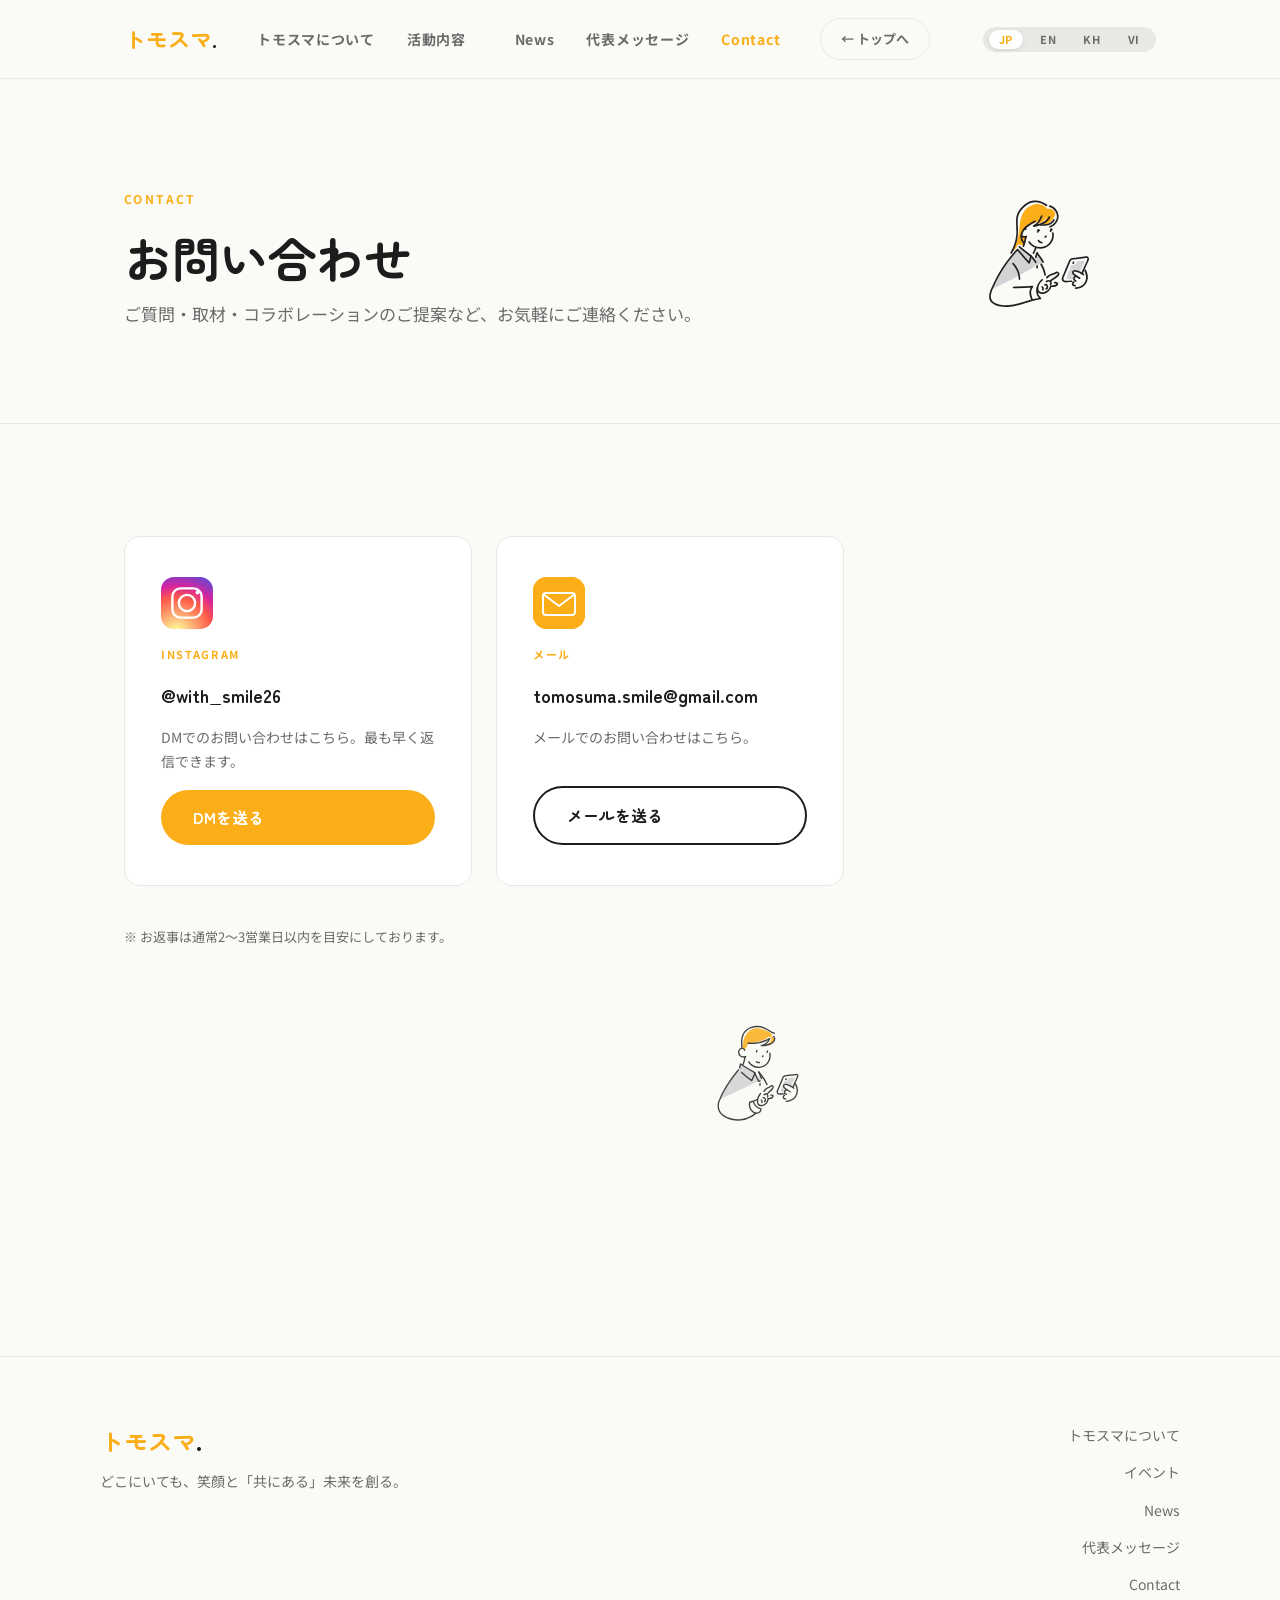
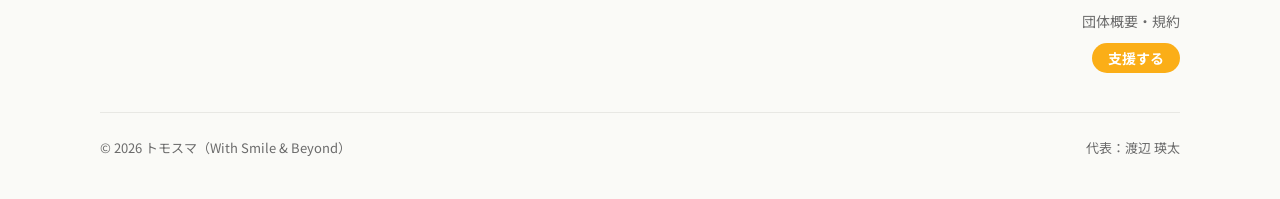
<file: contact.html>
<!DOCTYPE html>
<html lang="ja">
<head>
  <meta charset="UTF-8" />
  <meta name="viewport" content="width=device-width, initial-scale=1.0" />
  <title>Contact｜トモスマ</title>
  <link rel="preconnect" href="https://fonts.googleapis.com" />
  <link rel="preconnect" href="https://fonts.gstatic.com" crossorigin />
  <link href="https://fonts.googleapis.com/css2?family=Noto+Sans+JP:wght@400;700&family=Noto+Sans+Khmer:wght@400;700&family=Zen+Maru+Gothic:wght@400;700&display=swap" rel="stylesheet" />
  <link rel="stylesheet" href="style.css" />
  <style>
    /* ---- CONTACT ONLY ---- */

    /* ヒーローレイアウト（テキスト＋イラスト横並び） */
    .page-hero .hero-inner {
      display: flex;
      align-items: center;
      gap: 48px;
    }
    .page-hero .hero-text { flex: 1; }
    .page-hero .hero-illust {
      flex: 0 0 220px;
      display: flex;
      justify-content: center;
    }
    .page-hero .hero-illust img {
      width: 200px;
      height: auto;
    }

    /* カードグリッド */
    .contact-grid {
      display: grid;
      grid-template-columns: repeat(auto-fill, minmax(300px, 1fr));
      gap: 24px;
      margin-top: 56px;
      max-width: 720px;
    }

    .contact-card {
      background: var(--color-surface);
      border: 1px solid var(--color-border);
      border-radius: var(--radius-md);
      padding: 40px 36px;
      display: flex;
      flex-direction: column;
      gap: 16px;
      transition: transform .25s, box-shadow .25s;
    }
    .contact-card:hover {
      transform: translateY(-4px);
      box-shadow: 0 16px 48px rgba(0,0,0,.08);
    }

    /* ロゴエリア */
    .contact-logo {
      width: 52px;
      height: 52px;
      border-radius: 14px;
      display: flex;
      align-items: center;
      justify-content: center;
      flex-shrink: 0;
    }
    .contact-logo svg { width: 52px; height: 52px; }

    /* メールロゴ背景 */
    .contact-logo-mail {
      background: var(--color-accent);
      border-radius: 14px;
    }

    .contact-service {
      font-size: 11px;
      font-weight: 700;
      letter-spacing: .15em;
      text-transform: uppercase;
      color: var(--color-accent);
    }

    .contact-id {
      font-family: var(--font-heading);
      font-size: 18px;
      font-weight: 700;
      word-break: break-all;
    }

    .contact-desc {
      font-size: 14px;
      color: var(--color-muted);
      line-height: 1.7;
      flex: 1;
    }

    .contact-note {
      margin-top: 40px;
      font-size: 13px;
      color: var(--color-muted);
    }

    /* カード下イラスト */
    .contact-illust-row {
      display: flex;
      justify-content: flex-end;
      margin-top: 48px;
      max-width: 720px;
      opacity: .85;
    }
    .contact-illust-row img { width: 160px; height: auto; }

    @media (max-width: 640px) {
      .contact-grid { grid-template-columns: 1fr; }
      .page-hero .hero-inner { flex-direction: column; gap: 24px; }
      .page-hero .hero-illust { flex: none; }
    }
  </style>
</head>
<body>

  <header>
    <nav>
      <a href="index.html" class="nav-logo">トモスマ<span>.</span></a>
      <ul class="nav-links">
        <li><a href="index.html#philosophy"><span data-i18n="nav.about">トモスマについて</span></a></li>
        <li class="nav-dropdown">
          <a href="index.html#service" class="nav-dropdown-trigger">活動内容 <i data-lucide="chevron-down" style="width:13px;height:13px;"></i></a>
          <ul class="nav-dropdown-menu">
            <li><a href="index.html#service">SNS発信</a></li>
            <li><a href="products.html"><span data-i18n="nav.products">APP開発</span></a></li>
            <li><a href="events.html"><span data-i18n="nav.events">イベント開催</span></a></li>
          </ul>
        </li>
        <li><a href="news.html"><span data-i18n="nav.news">News</span></a></li>
        <li><a href="message.html"><span data-i18n="nav.message">代表メッセージ</span></a></li>
        <li><a href="contact.html" class="active"><span data-i18n="nav.contact">Contact</span></a></li>
      </ul>
      <a href="index.html" class="nav-back" style="display:inline-flex;align-items:center;gap:6px;padding:9px 20px;border-radius:99px;border:1.5px solid var(--color-border);font-size:13px;font-weight:700;color:var(--color-muted);transition:all .2s;white-space:nowrap;" onmouseover="this.style.borderColor='var(--color-accent)';this.style.color='var(--color-accent)'" onmouseout="this.style.borderColor='var(--color-border)';this.style.color='var(--color-muted)'" data-i18n="nav.back">← トップへ</a>
      <div class="lang-toggle" role="group" aria-label="言語切り替え">
        <button class="lang-btn" data-lang="ja">JP</button>
        <span class="lang-sep">|</span>
        <button class="lang-btn" data-lang="en">EN</button>
        <span class="lang-sep">|</span>
        <button class="lang-btn" data-lang="km">KH</button>
        <span class="lang-sep">|</span>
        <button class="lang-btn" data-lang="vi">VI</button>
      </div>
      <button class="hamburger" id="hamburger-btn" aria-label="メニューを開く">
        <span></span><span></span><span></span>
      </button>
    </nav>
  </header>

  <div class="mobile-menu" id="mobile-menu">
    <div class="mobile-menu-overlay" id="mobile-overlay"></div>
    <div class="mobile-menu-panel">
      <ul class="mobile-menu-links">
        <li><a href="index.html#philosophy" class="mobile-link"><span data-i18n="nav.about">トモスマについて</span></a></li>
        <li><a href="message.html" class="mobile-link"><i data-lucide="message-square" style="width:16px;height:16px;margin-right:6px;vertical-align:-2px;"></i>代表メッセージ</a></li>
        <hr class="mobile-menu-divider">
        <li><a href="index.html#service" class="mobile-link"><i data-lucide="layout-grid" style="width:16px;height:16px;margin-right:6px;vertical-align:-2px;"></i>活動内容</a></li>
        <li><a href="events.html" class="mobile-link"><i data-lucide="calendar" style="width:16px;height:16px;margin-right:6px;vertical-align:-2px;"></i>イベント</a></li>
        <hr class="mobile-menu-divider">
        <li><a href="news.html" class="mobile-link"><i data-lucide="newspaper" style="width:16px;height:16px;margin-right:6px;vertical-align:-2px;"></i>News</a></li>
        <li><a href="sponsor.html" class="mobile-link"><i data-lucide="heart-handshake" style="width:16px;height:16px;margin-right:6px;vertical-align:-2px;"></i>支援する</a></li>
        <li><a href="contact.html" class="mobile-link"><i data-lucide="mail" style="width:16px;height:16px;margin-right:6px;vertical-align:-2px;"></i>Contact</a></li>
      </ul>
      <div class="mobile-menu-cta">
      </div>
    </div>
  </div>

  <main>
    <!-- PAGE HERO -->
    <section class="page-hero">
      <div class="container">
        <div class="hero-inner">
          <div class="hero-text">
            <p class="section-label" data-i18n="contact.label">Contact</p>
            <h1 class="section-title" data-i18n="contact.title">お問い合わせ</h1>
            <p class="section-body" style="margin-bottom:0;" data-i18n="contact.body">ご質問・取材・コラボレーションのご提案など、お気軽にご連絡ください。</p>
          </div>
          <!-- loosedrawing.com イラスト（スマホで話す女性） -->
          <div class="hero-illust">
            <img src="assets/illust/1170.svg" alt="" loading="lazy" />
          </div>
        </div>
      </div>
    </section>

    <!-- CONTACT CARDS -->
    <section class="section" style="padding-top: 56px;">
      <div class="container">
        <div class="contact-grid">

          <!-- Instagram -->
          <div class="contact-card">
            <!-- Instagram 公式グリフロゴ（SVGインライン） -->
            <div class="contact-logo">
              <svg viewBox="0 0 32 32" xmlns="http://www.w3.org/2000/svg" aria-label="Instagram">
                <defs>
                  <radialGradient id="ig-bg" cx="30%" cy="107%" r="150%">
                    <stop offset="0%"  stop-color="#fdf497"/>
                    <stop offset="5%"  stop-color="#fdf497"/>
                    <stop offset="45%" stop-color="#fd5949"/>
                    <stop offset="60%" stop-color="#d6249f"/>
                    <stop offset="90%" stop-color="#285AEB"/>
                  </radialGradient>
                </defs>
                <rect width="32" height="32" rx="8" fill="url(#ig-bg)"/>
                <rect x="7" y="7" width="18" height="18" rx="5" fill="none" stroke="white" stroke-width="1.5"/>
                <circle cx="16" cy="16" r="5" fill="none" stroke="white" stroke-width="1.5"/>
                <circle cx="22.5" cy="9.5" r="1.3" fill="white"/>
              </svg>
            </div>
            <p class="contact-service" data-i18n="contact.ig.label">Instagram</p>
            <p class="contact-id">@with_smile26</p>
            <p class="contact-desc" data-i18n="contact.ig.desc">DMでのお問い合わせはこちら。最も早く返信できます。</p>
            <a href="https://www.instagram.com/with_smile26" target="_blank" rel="noopener" class="btn btn-primary" data-i18n="contact.ig.btn">DMを送る</a>
          </div>

          <!-- Email -->
          <div class="contact-card">
            <div class="contact-logo contact-logo-mail">
              <svg viewBox="0 0 52 52" xmlns="http://www.w3.org/2000/svg" aria-label="メール">
                <rect width="52" height="52" rx="14" fill="#fbae17"/>
                <rect x="10" y="16" width="32" height="22" rx="3" fill="none" stroke="white" stroke-width="2"/>
                <polyline points="10,17 26,29 42,17" fill="none" stroke="white" stroke-width="2" stroke-linejoin="round"/>
              </svg>
            </div>
            <p class="contact-service" data-i18n="contact.mail.label">メール</p>
            <p class="contact-id">tomosuma.smile@gmail.com</p>
            <p class="contact-desc" data-i18n="contact.mail.desc">メールでのお問い合わせはこちら。</p>
            <a href="mailto:tomosuma.smile@gmail.com" class="btn btn-outline" data-i18n="contact.mail.btn">メールを送る</a>
          </div>

        </div>

        <p class="contact-note" data-i18n="contact.note">※ お返事は通常2〜3営業日以内を目安にしております。</p>

        <!-- loosedrawing.com イラスト（スマホ操作の男性） -->
        <div class="contact-illust-row">
          <img src="assets/illust/1169.svg" alt="" loading="lazy" />
        </div>
      </div>
    </section>
  </main>

  <footer>
    <div class="footer-inner">
      <div>
        <p class="footer-brand">トモスマ<span>.</span></p>
        <p class="footer-tagline" data-i18n="footer.tagline">どこにいても、笑顔と「共にある」未来を創る。</p>
      </div>
            <ul class="footer-links">
        <li><a href="index.html#philosophy"><span data-i18n="nav.about">トモスマについて</span></a></li>
        <li><a href="events.html"><span data-i18n="nav.events">イベント開催</span></a></li>
        <li><a href="news.html"><span data-i18n="nav.news">News</span></a></li>
        <li><a href="message.html"><span data-i18n="nav.message">代表メッセージ</span></a></li>
        <li><a href="contact.html"><span data-i18n="nav.contact">Contact</span></a></li>
        <li><a href="legal.html"><span data-i18n="nav.legal">団体概要・規約</span></a></li>
        <li class="footer-sponsor"><a href="sponsor.html"><span data-i18n="nav.sponsor">支援する</span></a></li>
      </ul>
    </div>
    <div class="footer-bottom">
      <span data-i18n="footer.copy">© 2026 トモスマ（With Smile & Beyond）</span>
      <span data-i18n="footer.founder">代表：渡辺 瑛太</span>
    </div>
  </footer>

  <script src="i18n.js"></script>
  <script>
    /* ---- ハンバーガーメニュー ---- */
    const hamburgerBtn = document.getElementById('hamburger-btn');
    const mobileMenu   = document.getElementById('mobile-menu');
    const overlay      = document.getElementById('mobile-overlay');
    function openMenu()  { mobileMenu.classList.add('open'); hamburgerBtn.classList.add('open'); document.body.style.overflow = 'hidden'; }
    function closeMenu() { mobileMenu.classList.remove('open'); hamburgerBtn.classList.remove('open'); document.body.style.overflow = ''; }
    hamburgerBtn.addEventListener('click', () => { mobileMenu.classList.contains('open') ? closeMenu() : openMenu(); });
    overlay.addEventListener('click', closeMenu);
    document.addEventListener('keydown', e => { if (e.key === 'Escape') closeMenu(); });
    document.querySelectorAll('.mobile-link').forEach(l => l.addEventListener('click', closeMenu));
  </script>
</body>
</html>
</file>
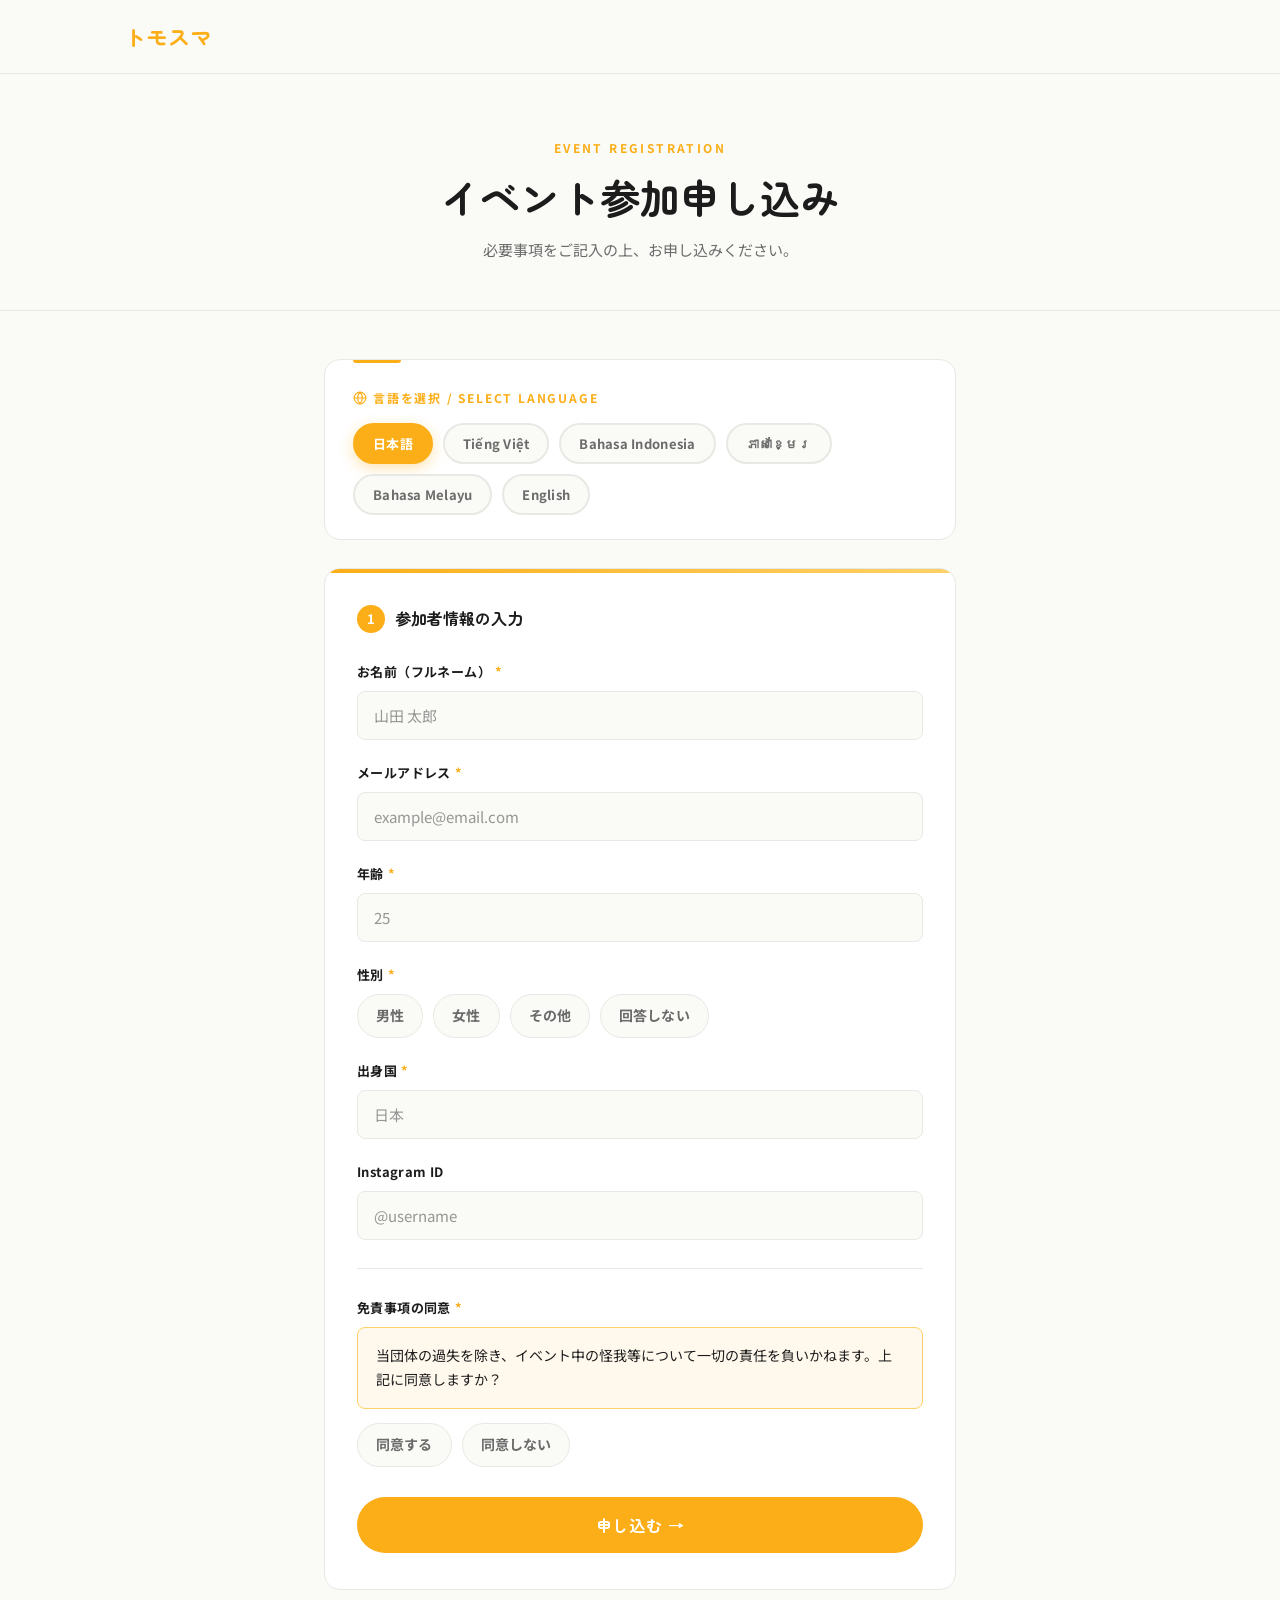
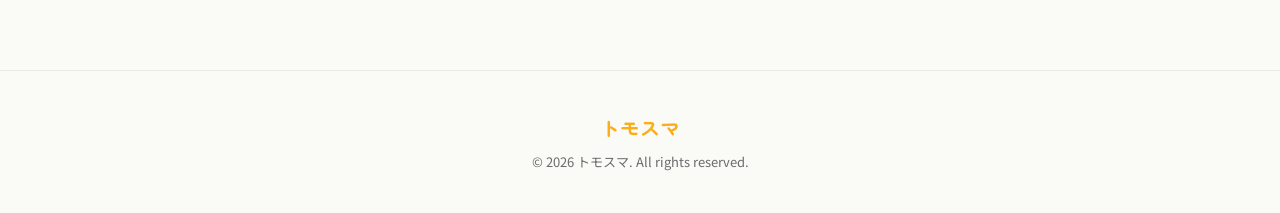
<file: event-form.html>
<!DOCTYPE html>
<html lang="ja">
<head>
  <meta charset="UTF-8" />
  <meta name="viewport" content="width=device-width, initial-scale=1.0" />
  <title>イベント参加申し込み</title>
  <link rel="preconnect" href="https://fonts.googleapis.com" />
  <link rel="preconnect" href="https://fonts.gstatic.com" crossorigin />
  <link href="https://fonts.googleapis.com/css2?family=Zen+Maru+Gothic:wght@400;700&family=Noto+Sans+JP:wght@400;700&display=swap" rel="stylesheet" />

  <style>
    /* ============================================================
       TOKENS — トモスマ共通変数
    ============================================================ */
    :root {
      --color-bg:      #FAFAF7;
      --color-text:    #1C1C1C;
      --color-muted:   #6B6B6B;
      --color-accent:  #fbae17;
      --color-accent2: #FFD166;
      --color-surface: #FFFFFF;
      --color-border:  #E8E8E4;

      --font-heading: 'Zen Maru Gothic', sans-serif;
      --font-body:    'Noto Sans JP', sans-serif;

      --radius-sm: 8px;
      --radius-md: 16px;
      --radius-lg: 32px;

      --max-width: 680px;
    }

    /* ---- RESET ---- */
    *, *::before, *::after { box-sizing: border-box; margin: 0; padding: 0; }
    html { scroll-behavior: smooth; }
    body {
      font-family: var(--font-body);
      background: var(--color-bg);
      color: var(--color-text);
      line-height: 1.7;
      font-size: 16px;
      min-height: 100vh;
    }
    img { max-width: 100%; display: block; }
    a { color: inherit; text-decoration: none; }

    /* ---- HEADER ---- */
    header {
      position: sticky;
      top: 0;
      z-index: 100;
      background: rgba(250,250,247,.92);
      backdrop-filter: blur(12px);
      border-bottom: 1px solid var(--color-border);
    }
    nav {
      display: flex;
      align-items: center;
      justify-content: space-between;
      padding: 18px 24px;
      max-width: 1080px;
      margin: 0 auto;
    }
    .nav-logo {
      font-family: var(--font-heading);
      font-size: 22px;
      font-weight: 700;
      color: var(--color-accent);
    }
    .nav-logo span { color: var(--color-accent); }

    /* ---- HERO ---- */
    .page-hero {
      padding: 64px 24px 48px;
      border-bottom: 1px solid var(--color-border);
      text-align: center;
    }
    .section-label {
      font-size: 12px;
      letter-spacing: .2em;
      text-transform: uppercase;
      color: var(--color-accent);
      font-weight: 700;
      margin-bottom: 12px;
    }
    .section-title {
      font-family: var(--font-heading);
      font-size: clamp(24px, 5vw, 40px);
      line-height: 1.3;
      margin-bottom: 14px;
    }
    .section-body {
      color: var(--color-muted);
      font-size: 15px;
      max-width: 480px;
      margin: 0 auto;
    }

    /* ---- FORM WRAPPER ---- */
    .form-wrapper {
      max-width: var(--max-width);
      margin: 0 auto;
      padding: 48px 24px 80px;
    }

    /* ---- LANGUAGE SELECTOR ---- */
    .lang-section {
      background: var(--color-surface);
      border: 1px solid var(--color-border);
      border-radius: var(--radius-md);
      padding: 28px 28px 24px;
      margin-bottom: 28px;
      position: relative;
    }
    .lang-section::before {
      content: '';
      position: absolute;
      top: 0; left: 28px;
      width: 48px; height: 3px;
      background: var(--color-accent);
      border-radius: 0 0 4px 4px;
    }
    .lang-label {
      font-size: 12px;
      letter-spacing: .15em;
      text-transform: uppercase;
      color: var(--color-accent);
      font-weight: 700;
      margin-bottom: 14px;
    }
    .lang-grid {
      display: flex;
      flex-wrap: wrap;
      gap: 10px;
    }
    .lang-btn {
      padding: 9px 18px;
      border-radius: var(--radius-lg);
      border: 2px solid var(--color-border);
      background: var(--color-bg);
      color: var(--color-muted);
      font-family: var(--font-body);
      font-size: 13px;
      font-weight: 700;
      cursor: pointer;
      transition: all .2s;
      letter-spacing: .02em;
    }
    .lang-btn:hover { border-color: var(--color-accent); color: var(--color-accent); }
    .lang-btn.active {
      background: var(--color-accent);
      border-color: var(--color-accent);
      color: #fff;
      box-shadow: 0 4px 14px rgba(251,174,23,.35);
    }

    /* ---- FORM CARD ---- */
    .form-card {
      background: var(--color-surface);
      border: 1px solid var(--color-border);
      border-radius: var(--radius-md);
      padding: 36px 32px;
      position: relative;
      overflow: hidden;
    }
    .form-card::before {
      content: '';
      position: absolute;
      top: 0; left: 0; right: 0;
      height: 4px;
      background: linear-gradient(90deg, var(--color-accent), var(--color-accent2));
    }

    /* Step indicator */
    .step-indicator {
      display: flex;
      align-items: center;
      gap: 10px;
      margin-bottom: 28px;
    }
    .step-dot {
      width: 28px;
      height: 28px;
      border-radius: 50%;
      background: var(--color-accent);
      color: #fff;
      font-size: 13px;
      font-weight: 700;
      display: flex;
      align-items: center;
      justify-content: center;
      flex-shrink: 0;
    }
    .step-title {
      font-family: var(--font-heading);
      font-size: 16px;
      font-weight: 700;
      color: var(--color-text);
    }

    /* ---- FORM FIELDS ---- */
    .field-group {
      margin-bottom: 22px;
    }
    label {
      display: block;
      font-size: 13px;
      font-weight: 700;
      color: var(--color-text);
      margin-bottom: 8px;
      letter-spacing: .03em;
    }
    label .required {
      color: var(--color-accent);
      margin-left: 4px;
    }
    input[type="text"],
    input[type="email"],
    input[type="number"],
    select {
      width: 100%;
      padding: 13px 16px;
      border: 1.5px solid var(--color-border);
      border-radius: var(--radius-sm);
      background: var(--color-bg);
      font-family: var(--font-body);
      font-size: 15px;
      color: var(--color-text);
      outline: none;
      transition: border-color .2s, box-shadow .2s;
      appearance: none;
      -webkit-appearance: none;
    }
    input:focus, select:focus {
      border-color: var(--color-accent);
      box-shadow: 0 0 0 3px rgba(251,174,23,.15);
    }
    input::placeholder { color: var(--color-muted); opacity: .7; }

    /* Custom select arrow */
    .select-wrap {
      position: relative;
    }
    .select-wrap::after {
      content: '';
      position: absolute;
      right: 16px;
      top: 50%;
      transform: translateY(-50%);
      width: 0;
      height: 0;
      border-left: 5px solid transparent;
      border-right: 5px solid transparent;
      border-top: 6px solid var(--color-muted);
      pointer-events: none;
    }
    select { cursor: pointer; padding-right: 40px; }

    /* Radio group */
    .radio-group {
      display: flex;
      flex-wrap: wrap;
      gap: 10px;
    }
    .radio-option {
      position: relative;
    }
    .radio-option input[type="radio"] {
      position: absolute;
      opacity: 0;
      width: 0;
      height: 0;
    }
    .radio-option label {
      display: inline-flex;
      align-items: center;
      padding: 9px 18px;
      border: 1.5px solid var(--color-border);
      border-radius: var(--radius-lg);
      background: var(--color-bg);
      color: var(--color-muted);
      font-size: 14px;
      font-weight: 700;
      cursor: pointer;
      transition: all .2s;
      margin-bottom: 0;
      letter-spacing: .01em;
    }
    .radio-option input[type="radio"]:checked + label {
      background: var(--color-accent);
      border-color: var(--color-accent);
      color: #fff;
    }
    .radio-option label:hover {
      border-color: var(--color-accent);
      color: var(--color-accent);
    }
    .radio-option input[type="radio"]:checked + label:hover {
      color: #fff;
    }

    /* Disclaimer box */
    .disclaimer-box {
      background: #FFF9ED;
      border: 1.5px solid var(--color-accent2);
      border-radius: var(--radius-sm);
      padding: 16px 18px;
      font-size: 14px;
      color: var(--color-text);
      line-height: 1.7;
      margin-bottom: 14px;
    }

    /* Divider */
    .field-divider {
      border: none;
      border-top: 1px solid var(--color-border);
      margin: 28px 0;
    }

    /* ---- SUBMIT BUTTON ---- */
    .submit-btn {
      width: 100%;
      padding: 16px 32px;
      border-radius: var(--radius-lg);
      background: var(--color-accent);
      color: #fff;
      font-family: var(--font-heading);
      font-size: 16px;
      font-weight: 700;
      border: none;
      cursor: pointer;
      transition: transform .2s, box-shadow .2s;
      letter-spacing: .05em;
      margin-top: 8px;
    }
    .submit-btn:hover {
      transform: translateY(-2px);
      box-shadow: 0 8px 28px rgba(251,174,23,.40);
    }
    .submit-btn:active { transform: translateY(0); }

    /* ---- SUCCESS STATE ---- */
    .success-card {
      display: none;
      background: var(--color-surface);
      border: 1px solid var(--color-border);
      border-radius: var(--radius-md);
      padding: 56px 32px;
      text-align: center;
      position: relative;
      overflow: hidden;
    }
    .success-card::before {
      content: '';
      position: absolute;
      top: 0; left: 0; right: 0;
      height: 4px;
      background: linear-gradient(90deg, #4CAF50, #8BC34A);
    }
    .success-icon {
      width: 72px;
      height: 72px;
      border-radius: 50%;
      background: #E8F5E9;
      display: flex;
      align-items: center;
      justify-content: center;
      margin: 0 auto 24px;
      font-size: 32px;
    }
    .success-title {
      font-family: var(--font-heading);
      font-size: 24px;
      font-weight: 700;
      margin-bottom: 12px;
    }
    .success-body {
      color: var(--color-muted);
      font-size: 15px;
    }

    /* ---- RESPONSIVE ---- */
    @media (max-width: 600px) {
      .form-card { padding: 28px 20px; }
      .radio-group { gap: 8px; }
      .lang-grid { gap: 8px; }
    }

    /* ---- FOOTER ---- */
    footer {
      padding: 40px 24px;
      border-top: 1px solid var(--color-border);
      text-align: center;
    }
    .footer-brand {
      font-family: var(--font-heading);
      font-size: 20px;
      font-weight: 700;
      color: var(--color-accent);
      margin-bottom: 6px;
    }
    .footer-brand span { color: var(--color-accent); }
    .footer-tagline { color: var(--color-muted); font-size: 13px; }

    /* ---- WAIVER ERROR ---- */
    .waiver-error {
      display: none;
      background: #FFF0F0;
      border: 1.5px solid #F28B82;
      border-radius: var(--radius-sm);
      padding: 14px 18px;
      font-size: 14px;
      color: #C0392B;
      line-height: 1.7;
      margin-top: 12px;
      align-items: flex-start;
      gap: 10px;
    }
    .waiver-error.visible { display: flex; }
    .waiver-error-icon { font-size: 18px; flex-shrink: 0; margin-top: 2px; }

    /* ---- POST-SUBMIT NOTICE ---- */
    .post-notice {
      background: #FFF9ED;
      border: 1.5px solid var(--color-accent2);
      border-radius: var(--radius-sm);
      padding: 16px 20px;
      font-size: 14px;
      color: var(--color-text);
      line-height: 1.7;
      margin-top: 20px;
      display: flex;
      gap: 12px;
      align-items: flex-start;
    }
    .post-notice-icon { font-size: 20px; flex-shrink: 0; margin-top: 2px; }
  </style>
</head>
<body>

  <!-- =================== HEADER =================== -->
  <header>
    <nav>
      <div class="nav-logo"><a href="https://tomosuma-h8cp.vercel.app/">トモ<span>スマ</span></a></div>
    </nav>
  </header>

  <!-- =================== HERO =================== -->
  <div class="page-hero">
    <div class="section-label">Event Registration</div>
    <h1 class="section-title" id="hero-title">イベント参加申し込み</h1>
    <p class="section-body" id="hero-body">必要事項をご記入の上、お申し込みください。</p>
  </div>

  <!-- =================== FORM =================== -->
  <div class="form-wrapper">

    <!-- Language Selector -->
    <div class="lang-section">
      <div class="lang-label"><svg xmlns="http://www.w3.org/2000/svg" width="14" height="14" viewBox="0 0 24 24" fill="none" stroke="currentColor" stroke-width="2" stroke-linecap="round" stroke-linejoin="round" aria-hidden="true" style="margin-right:6px;vertical-align:-2px;"><circle cx="12" cy="12" r="10"/><line x1="2" y1="12" x2="22" y2="12"/><path d="M12 2a15.3 15.3 0 0 1 4 10 15.3 15.3 0 0 1-4 10 15.3 15.3 0 0 1-4-10 15.3 15.3 0 0 1 4-10z"/></svg>言語を選択 / Select Language</div>
      <div class="lang-grid">
        <button class="lang-btn active" onclick="setLang('ja')">日本語</button>
        <button class="lang-btn" onclick="setLang('vi')">Tiếng Việt</button>
        <button class="lang-btn" onclick="setLang('id')">Bahasa Indonesia</button>
        <button class="lang-btn" onclick="setLang('km')">ភាសាខ្មែរ</button>
        <button class="lang-btn" onclick="setLang('ms')">Bahasa Melayu</button>
        <button class="lang-btn" onclick="setLang('en')">English</button>
      </div>
    </div>

    <!-- Form Card -->
    <div class="form-card" id="form-card">
      <form id="registration-form" onsubmit="handleSubmit(event)" novalidate>

        <!-- Step Label -->
        <div class="step-indicator">
          <div class="step-dot">1</div>
          <div class="step-title" data-key="formTitle">参加者情報の入力</div>
        </div>

        <!-- Full Name -->
        <div class="field-group">
          <label for="name"><span data-key="labelName">お名前（フルネーム）</span><span class="required">*</span></label>
          <input type="text" id="name" name="name" required data-placeholder-key="phName" placeholder="山田 太郎" />
        </div>

        <!-- Email -->
        <div class="field-group">
          <label for="email"><span data-key="labelEmail">メールアドレス</span><span class="required">*</span></label>
          <input type="email" id="email" name="email" required data-placeholder-key="phEmail" placeholder="example@email.com" />
        </div>

        <!-- Age -->
        <div class="field-group">
          <label for="age"><span data-key="labelAge">年齢</span><span class="required">*</span></label>
          <input type="number" id="age" name="age" required min="1" max="120" data-placeholder-key="phAge" placeholder="25" />
        </div>

        <!-- Gender -->
        <div class="field-group">
          <label><span data-key="labelGender">性別</span><span class="required">*</span></label>
          <div class="radio-group" id="gender-group">
            <!-- Dynamically filled by JS -->
          </div>
        </div>

        <!-- Country -->
        <div class="field-group">
          <label for="country"><span data-key="labelCountry">出身国</span><span class="required">*</span></label>
          <input type="text" id="country" name="country" required data-placeholder-key="phCountry" placeholder="日本" />
        </div>

        <!-- Instagram ID -->
        <div class="field-group">
          <label for="instagram"><span data-key="labelInstagram">Instagram ID</span></label>
          <input type="text" id="instagram" name="instagram" placeholder="@username" />
        </div>

        <hr class="field-divider" />

        <!-- Liability Waiver -->
        <div class="field-group">
          <label><span data-key="labelWaiver">免責事項の同意</span><span class="required">*</span></label>
          <div class="disclaimer-box" id="waiver-text">
            当団体の過失を除き、イベント中の怪我等について一切の責任を負いかねます。上記に同意しますか？
          </div>
          <div class="radio-group" id="waiver-group">
            <!-- Dynamically filled by JS -->
          </div>
          <div class="waiver-error" id="waiver-error">
            <div class="waiver-error-icon">⚠️</div>
            <div id="waiver-error-text">申し訳ありませんが、免責事項に同意いただけない場合はイベントへの参加申し込みができません。</div>
          </div>
        </div>

        <!-- Submit -->
        <button type="submit" class="submit-btn" id="submit-btn" data-key="submitBtn">申し込む →</button>

      </form>
    </div>

    <!-- Success Card -->
    <div class="success-card" id="success-card">
      <div class="success-icon">✓</div>
      <div class="success-title" id="success-title">お申し込みありがとうございます！</div>
      <div class="success-body" id="success-body">ご登録内容を確認のうえ、メールにてご連絡いたします。</div>
      <div class="post-notice" id="post-notice">
        <div class="post-notice-icon">📩</div>
        <div id="post-notice-text">申し込み後、DM またはメールにてイベントの詳細をお送りいたします。しばらくお待ちください。</div>
      </div>
    </div>

  </div>

  <!-- =================== FOOTER =================== -->
  <footer>
    <div class="footer-brand">トモ<span>スマ</span></div>
    <div class="footer-tagline">© 2026 トモスマ. All rights reserved.</div>
  </footer>

  <!-- =================== SCRIPT =================== -->
  <script>
    const translations = {
      ja: {
        heroTitle:    'イベント参加申し込み',
        heroBody:     '必要事項をご記入の上、お申し込みください。',
        formTitle:    '参加者情報の入力',
        labelName:    'お名前（フルネーム）',
        labelEmail:   'メールアドレス',
        labelAge:     '年齢',
        labelGender:  '性別',
        labelCountry: '出身国',
        labelInstagram: 'Instagram ID',
        labelWaiver:  '免責事項の同意',
        waiverText:   '当団体の過失を除き、イベント中の怪我等について一切の責任を負いかねます。上記に同意しますか？',
        genderOptions: ['男性', '女性', 'その他', '回答しない'],
        waiverOptions: ['同意する', '同意しない'],
        phName:       '山田 太郎',
        phEmail:      'example@email.com',
        phAge:        '25',
        phCountry:    '日本',
        submitBtn:    '申し込む →',
        successTitle: 'お申し込みありがとうございます！',
        successBody:  'ご登録内容を確認のうえ、メールにてご連絡いたします。',
        postNotice:   '申し込み後、DM またはメールにてイベントの詳細をお送りいたします。しばらくお待ちください。',
        waiverError:  '申し訳ありませんが、免責事項に同意いただけない場合はイベントへの参加申し込みができません。',
      },
      vi: {
        heroTitle:    'Đăng ký tham gia sự kiện',
        heroBody:     'Vui lòng điền đầy đủ thông tin để đăng ký.',
        formTitle:    'Điền thông tin người tham gia',
        labelName:    'Họ và tên',
        labelEmail:   'Địa chỉ email',
        labelAge:     'Tuổi',
        labelGender:  'Giới tính',
        labelCountry: 'Quốc gia',
        labelInstagram: 'ID Instagram',
        labelWaiver:  'Đồng ý miễn trừ trách nhiệm',
        waiverText:   'Chúng tôi không chịu trách nhiệm về bất kỳ thương tích nào xảy ra trong sự kiện, ngoại trừ trường hợp do lỗi của chúng tôi. Bạn có đồng ý không?',
        genderOptions: ['Nam', 'Nữ', 'Khác'],
        waiverOptions: ['Đồng ý', 'Không đồng ý'],
        phName:       'Nguyễn Văn A',
        phEmail:      'example@email.com',
        phAge:        '25',
        phCountry:    'Việt Nam',
        submitBtn:    'Đăng ký →',
        successTitle: 'Đăng ký thành công!',
        successBody:  'Chúng tôi sẽ liên hệ với bạn qua email để xác nhận.',
        postNotice:   'Sau khi đăng ký, chúng tôi sẽ gửi thông tin chi tiết về sự kiện qua DM hoặc email. Vui lòng chờ trong giây lát.',
        waiverError:  'Rất tiếc, bạn không thể đăng ký tham gia sự kiện nếu không đồng ý với điều khoản miễn trừ trách nhiệm.',
      },
      id: {
        heroTitle:    'Pendaftaran Acara',
        heroBody:     'Silakan isi formulir berikut untuk mendaftar.',
        formTitle:    'Isi informasi peserta',
        labelName:    'Nama Lengkap',
        labelEmail:   'Alamat email',
        labelAge:     'Usia',
        labelGender:  'Jenis Kelamin',
        labelCountry: 'Negara Asal',
        labelInstagram: 'ID Instagram',
        labelWaiver:  'Pernyataan Persetujuan',
        waiverText:   'Kecuali karena kelalaian kami, kami tidak bertanggung jawab atas cedera apa pun selama acara. Apakah Anda setuju?',
        genderOptions: ['Laki-laki', 'Perempuan', 'Lainnya'],
        waiverOptions: ['Setuju', 'Tidak Setuju'],
        phName:       'Budi Santoso',
        phEmail:      'example@email.com',
        phAge:        '25',
        phCountry:    'Indonesia',
        submitBtn:    'Daftar →',
        successTitle: 'Pendaftaran berhasil!',
        successBody:  'Kami akan menghubungi Anda melalui email untuk konfirmasi.',
        postNotice:   'Setelah mendaftar, detail acara akan dikirimkan melalui DM atau email. Mohon tunggu sebentar.',
        waiverError:  'Maaf, Anda tidak dapat mendaftar jika tidak menyetujui pernyataan pembebasan tanggung jawab.',
      },
      km: {
        heroTitle:    'ការចុះឈ្មោះចូលរួមព្រឹត្តិការណ៍',
        heroBody:     'សូមបំពេញព័ត៌មានដូចខាងក្រោមដើម្បីចុះឈ្មោះ។',
        formTitle:    'បំពេញព័ត៌មានអ្នកចូលរួម',
        labelName:    'ឈ្មោះពេញ',
        labelEmail:   'អាសយដ្ឋានអ៊ីមែល',
        labelAge:     'អាយុ',
        labelGender:  'ភេទ',
        labelCountry: 'ប្រទេសកំណើត',
        labelInstagram: 'ID Instagram',
        labelWaiver:  'ការយល់ព្រមលើការលើកលែងការទទួលខុសត្រូវ',
        waiverText:   'លើកលែងតែករណីដែលកើតឡើងដោយហេតុប្រការណ៍របស់ចំណែករបស់យើង យើងមិនទទួលខុសត្រូវចំពោះរបួសណាមួយក្នុងអំឡុងព្រឹត្តិការណ៍ទេ។ តើអ្នកយល់ព្រមទេ?',
        genderOptions: ['ប្រុស', 'ស្រី', 'ផ្សេងៗ'],
        waiverOptions: ['យល់ព្រម', 'មិនយល់ព្រម'],
        phName:       'សុខ ដាវីត',
        phEmail:      'example@email.com',
        phAge:        '25',
        phCountry:    'កម្ពុជា',
        submitBtn:    'ចុះឈ្មោះ →',
        successTitle: 'ការចុះឈ្មោះបានសម្រេច!',
        successBody:  'យើងនឹងទំនាក់ទំនងអ្នកតាមអ៊ីមែលដើម្បីបញ្ជាក់ព័ត៌មាន។',
        postNotice:   'បន្ទាប់ពីការចុះឈ្មោះ យើងនឹងផ្ញើព័ត៌មានលម្អិតអំពីព្រឹត្តិការណ៍តាម DM ឬអ៊ីមែល។ សូមមេត្តារង់ចាំ។',
        waiverError:  'សូមអភ័យទោស អ្នកមិនអាចចុះឈ្មោះបានទេ ប្រសិនបើអ្នកមិនយល់ព្រមនឹងការលើកលែងការទទួលខុសត្រូវ។',
      },
      ms: {
        heroTitle:    'Pendaftaran Acara',
        heroBody:     'Sila isi borang berikut untuk mendaftar.',
        formTitle:    'Isi maklumat peserta',
        labelName:    'Nama Penuh',
        labelEmail:   'Alamat e-mel',
        labelAge:     'Umur',
        labelGender:  'Jantina',
        labelCountry: 'Negara Asal',
        labelInstagram: 'ID Instagram',
        labelWaiver:  'Persetujuan Penafian',
        waiverText:   'Kecuali atas kecuaian kami, kami tidak bertanggungjawab atas sebarang kecederaan semasa acara. Adakah anda setuju?',
        genderOptions: ['Lelaki', 'Perempuan', 'Lain-lain'],
        waiverOptions: ['Setuju', 'Tidak Setuju'],
        phName:       'Ahmad bin Ali',
        phEmail:      'example@email.com',
        phAge:        '25',
        phCountry:    'Malaysia',
        submitBtn:    'Daftar →',
        successTitle: 'Pendaftaran berjaya!',
        successBody:  'Kami akan menghubungi anda melalui e-mel untuk pengesahan.',
        postNotice:   'Selepas mendaftar, butiran acara akan dihantar melalui DM atau e-mel. Sila tunggu sebentar.',
        waiverError:  'Maaf, anda tidak boleh mendaftar jika tidak bersetuju dengan perjanjian penafian liabiliti.',
      },
      en: {
        heroTitle:    'Event Registration',
        heroBody:     'Please fill in the form below to register for the event.',
        formTitle:    'Enter your information',
        labelName:    'Full Name',
        labelEmail:   'Email Address',
        labelAge:     'Age',
        labelGender:  'Gender',
        labelCountry: 'Country of Origin',
        labelInstagram: 'Instagram ID',
        labelWaiver:  'Liability Waiver Agreement',
        waiverText:   'Except for our negligence, we cannot be held responsible for any injuries during the event. Do you agree to this?',
        genderOptions: ['Male', 'Female', 'Other', 'Prefer not to say'],
        waiverOptions: ['Agree', 'Disagree'],
        phName:       'John Smith',
        phEmail:      'example@email.com',
        phAge:        '25',
        phCountry:    'Japan',
        submitBtn:    'Register →',
        successTitle: 'Thank you for registering!',
        successBody:  'We will contact you via email to confirm your registration.',
        postNotice:   'After registering, event details will be sent to you via DM or email. Please wait a moment.',
        waiverError:  'Sorry, you cannot register for the event without agreeing to the liability waiver.',
      },
    };

    let currentLang = 'ja';

    // ---- Formspree endpoint — replace YOUR_FORM_ID with your actual ID ----
    const FORMSPREE_URL = 'https://formspree.io/f/mrejlvpa';

    function setLang(lang) {
      currentLang = lang;
      const t = translations[lang];

      // Update hero
      document.getElementById('hero-title').textContent = t.heroTitle;
      document.getElementById('hero-body').textContent  = t.heroBody;
      document.documentElement.lang = lang;

      // Update all [data-key] elements
      document.querySelectorAll('[data-key]').forEach(el => {
        const key = el.dataset.key;
        if (t[key] !== undefined) el.textContent = t[key];
      });

      // Update placeholders
      document.querySelectorAll('[data-placeholder-key]').forEach(el => {
        const key = el.dataset.placeholderKey;
        if (t[key] !== undefined) el.placeholder = t[key];
      });

      // Update waiver text
      document.getElementById('waiver-text').textContent = t.waiverText;

      // Rebuild gender radio buttons
      const gGroup = document.getElementById('gender-group');
      gGroup.innerHTML = '';
      t.genderOptions.forEach((opt, i) => {
        gGroup.innerHTML += `
          <div class="radio-option">
            <input type="radio" name="gender" id="gender${i}" value="${opt}" ${i === 0 ? 'required' : ''}>
            <label for="gender${i}">${opt}</label>
          </div>`;
      });

      // Rebuild waiver radio buttons
      const wGroup = document.getElementById('waiver-group');
      wGroup.innerHTML = '';
      t.waiverOptions.forEach((opt, i) => {
        wGroup.innerHTML += `
          <div class="radio-option">
            <input type="radio" name="waiver" id="waiver${i}" value="${opt}" ${i === 0 ? 'required' : ''}>
            <label for="waiver${i}">${opt}</label>
          </div>`;
      });
      // Re-attach waiver change listeners after rebuild
      wGroup.querySelectorAll('input[type="radio"]').forEach(r => {
        r.addEventListener('change', () => checkWaiverState());
      });

      // Update lang buttons
      document.querySelectorAll('.lang-btn').forEach(btn => btn.classList.remove('active'));
      const langMap = { ja:0, vi:1, id:2, km:3, ms:4, en:5 };
      document.querySelectorAll('.lang-btn')[langMap[lang]].classList.add('active');

      // Update waiver error text (in case it's visible)
      document.getElementById('waiver-error-text').textContent = t.waiverError;

      // If success card is showing, update its text too
      const sc = document.getElementById('success-card');
      if (sc.style.display === 'block') {
        document.getElementById('success-title').textContent    = t.successTitle;
        document.getElementById('success-body').textContent     = t.successBody;
        document.getElementById('post-notice-text').textContent = t.postNotice;
      }
    }

    // ---- Waiver state check ----
    function checkWaiverState() {
      const t = translations[currentLang];
      const waiver  = document.querySelector('input[name="waiver"]:checked');
      const errEl   = document.getElementById('waiver-error');
      const submitBtn = document.getElementById('submit-btn');
      if (waiver && waiver.value === t.waiverOptions[1]) {
        // Disagree selected
        errEl.classList.add('visible');
        document.getElementById('waiver-error-text').textContent = t.waiverError;
        submitBtn.disabled = true;
        submitBtn.style.opacity = '0.45';
        submitBtn.style.cursor  = 'not-allowed';
        submitBtn.style.transform = 'none';
      } else {
        errEl.classList.remove('visible');
        submitBtn.disabled = false;
        submitBtn.style.opacity = '';
        submitBtn.style.cursor  = '';
        submitBtn.style.transform = '';
      }
    }

    async function handleSubmit(e) {
      e.preventDefault();
      const t = translations[currentLang];

      // Basic validation
      const name    = document.getElementById('name').value.trim();
      const email   = document.getElementById('email').value.trim();
      const age     = document.getElementById('age').value.trim();
      const gender  = document.querySelector('input[name="gender"]:checked');
      const country = document.getElementById('country').value.trim();
      const waiver  = document.querySelector('input[name="waiver"]:checked');

      if (!name || !email || !age || !gender || !country || !waiver) {
        const card = document.getElementById('form-card');
        card.style.animation = 'none';
        card.offsetHeight;
        card.style.animation = 'shake .4s ease';
        return;
      }

      // Block if disagree
      if (waiver.value === t.waiverOptions[1]) return;

      // Loading state
      const btn = document.getElementById('submit-btn');
      btn.disabled = true;
      btn.textContent = '送信中…';

      const formData = {
        name,
        email,
        age,
        gender: gender.value,
        country,
        instagram: document.getElementById('instagram').value.trim(),
        waiver: waiver.value,
        language: currentLang,
      };

      try {
        const res = await fetch(FORMSPREE_URL, {
          method:  'POST',
          headers: { 'Content-Type': 'application/json', 'Accept': 'application/json' },
          body:    JSON.stringify(formData),
        });

        if (res.ok) {
          // Show success
          document.getElementById('form-card').style.display = 'none';
          const sc = document.getElementById('success-card');
          sc.style.display = 'block';
          document.getElementById('success-title').textContent    = t.successTitle;
          document.getElementById('success-body').textContent     = t.successBody;
          document.getElementById('post-notice-text').textContent = t.postNotice;
          sc.scrollIntoView({ behavior: 'smooth', block: 'start' });
        } else {
          throw new Error('Server error');
        }
      } catch (err) {
        // Fallback: still show success for demo / network issues
        // Remove this block and replace with an error message in production
        document.getElementById('form-card').style.display = 'none';
        const sc = document.getElementById('success-card');
        sc.style.display = 'block';
        document.getElementById('success-title').textContent    = t.successTitle;
        document.getElementById('success-body').textContent     = t.successBody;
        document.getElementById('post-notice-text').textContent = t.postNotice;
        sc.scrollIntoView({ behavior: 'smooth', block: 'start' });
      }
    }

    // Init
    setLang('ja');
  </script>

  <style>
    @keyframes shake {
      0%,100% { transform: translateX(0); }
      20%      { transform: translateX(-8px); }
      40%      { transform: translateX(8px); }
      60%      { transform: translateX(-6px); }
      80%      { transform: translateX(6px); }
    }
  </style>

</body>
</html>
</file>
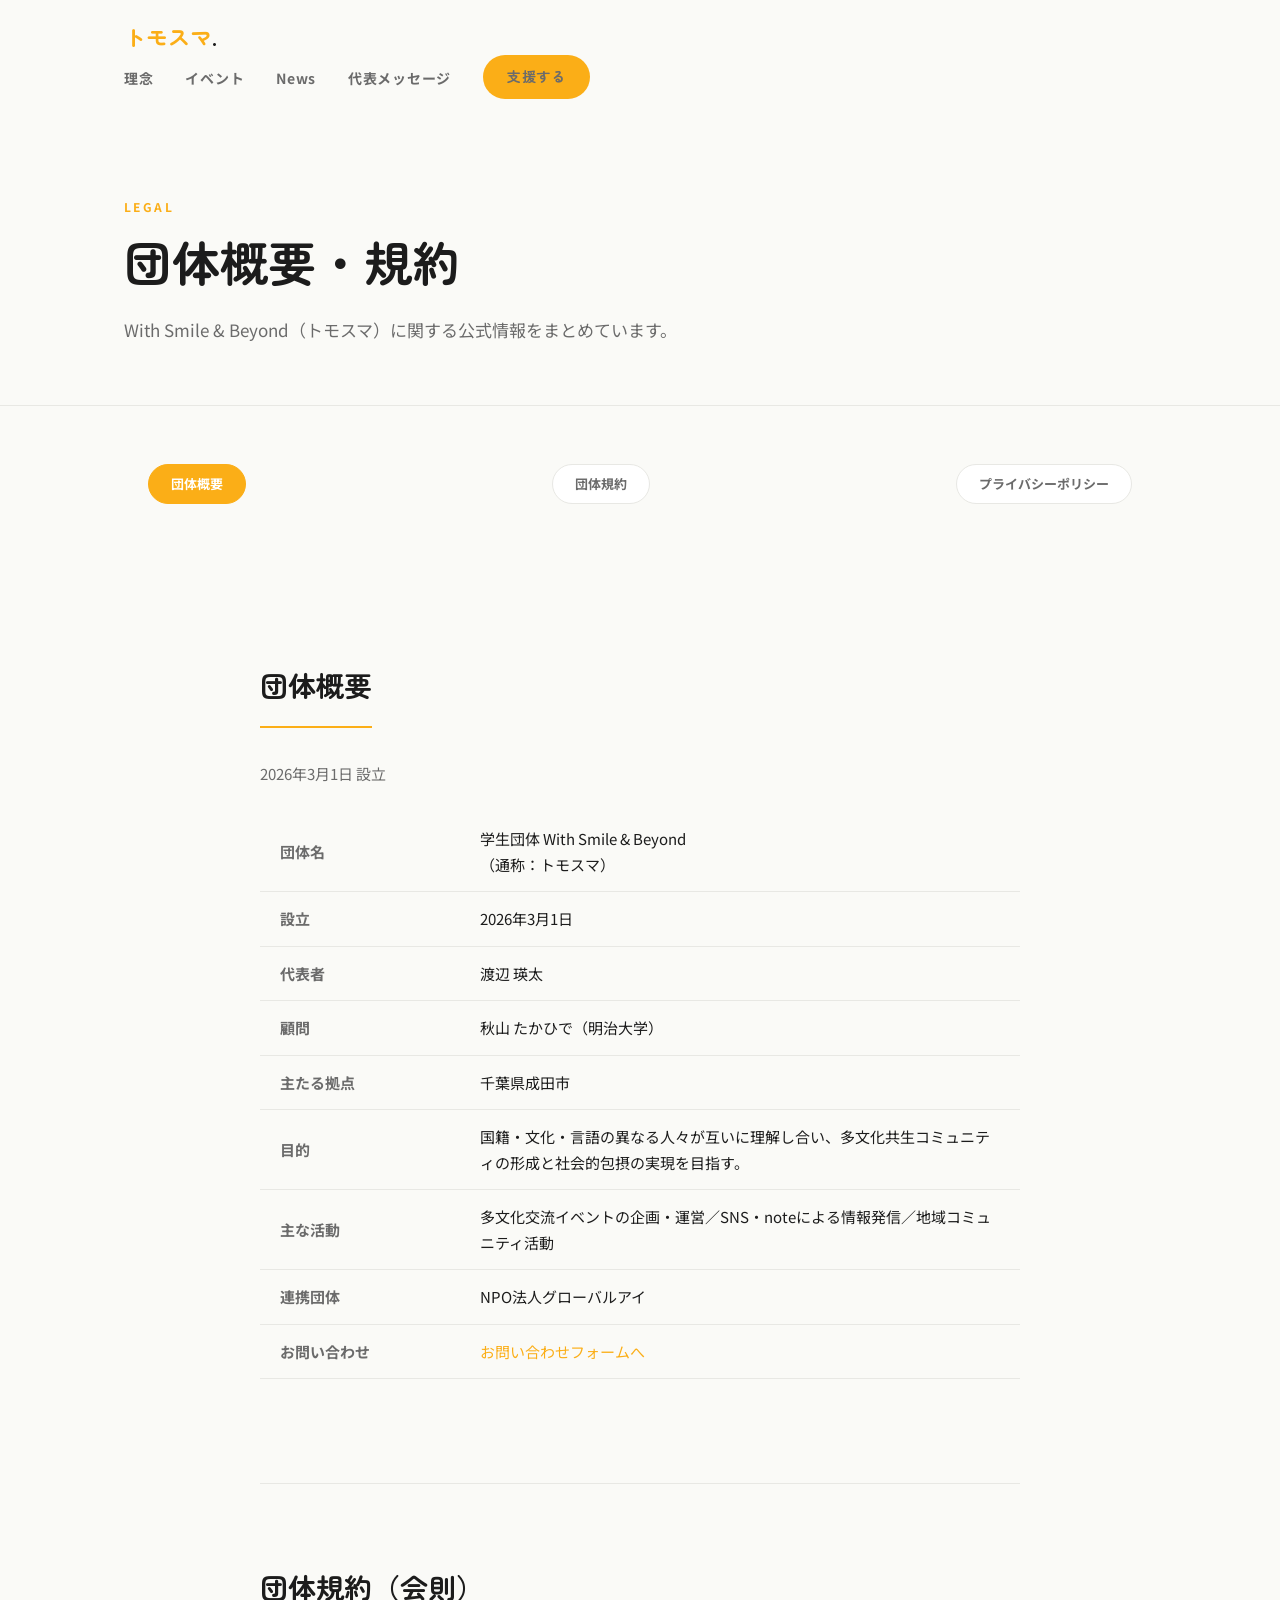
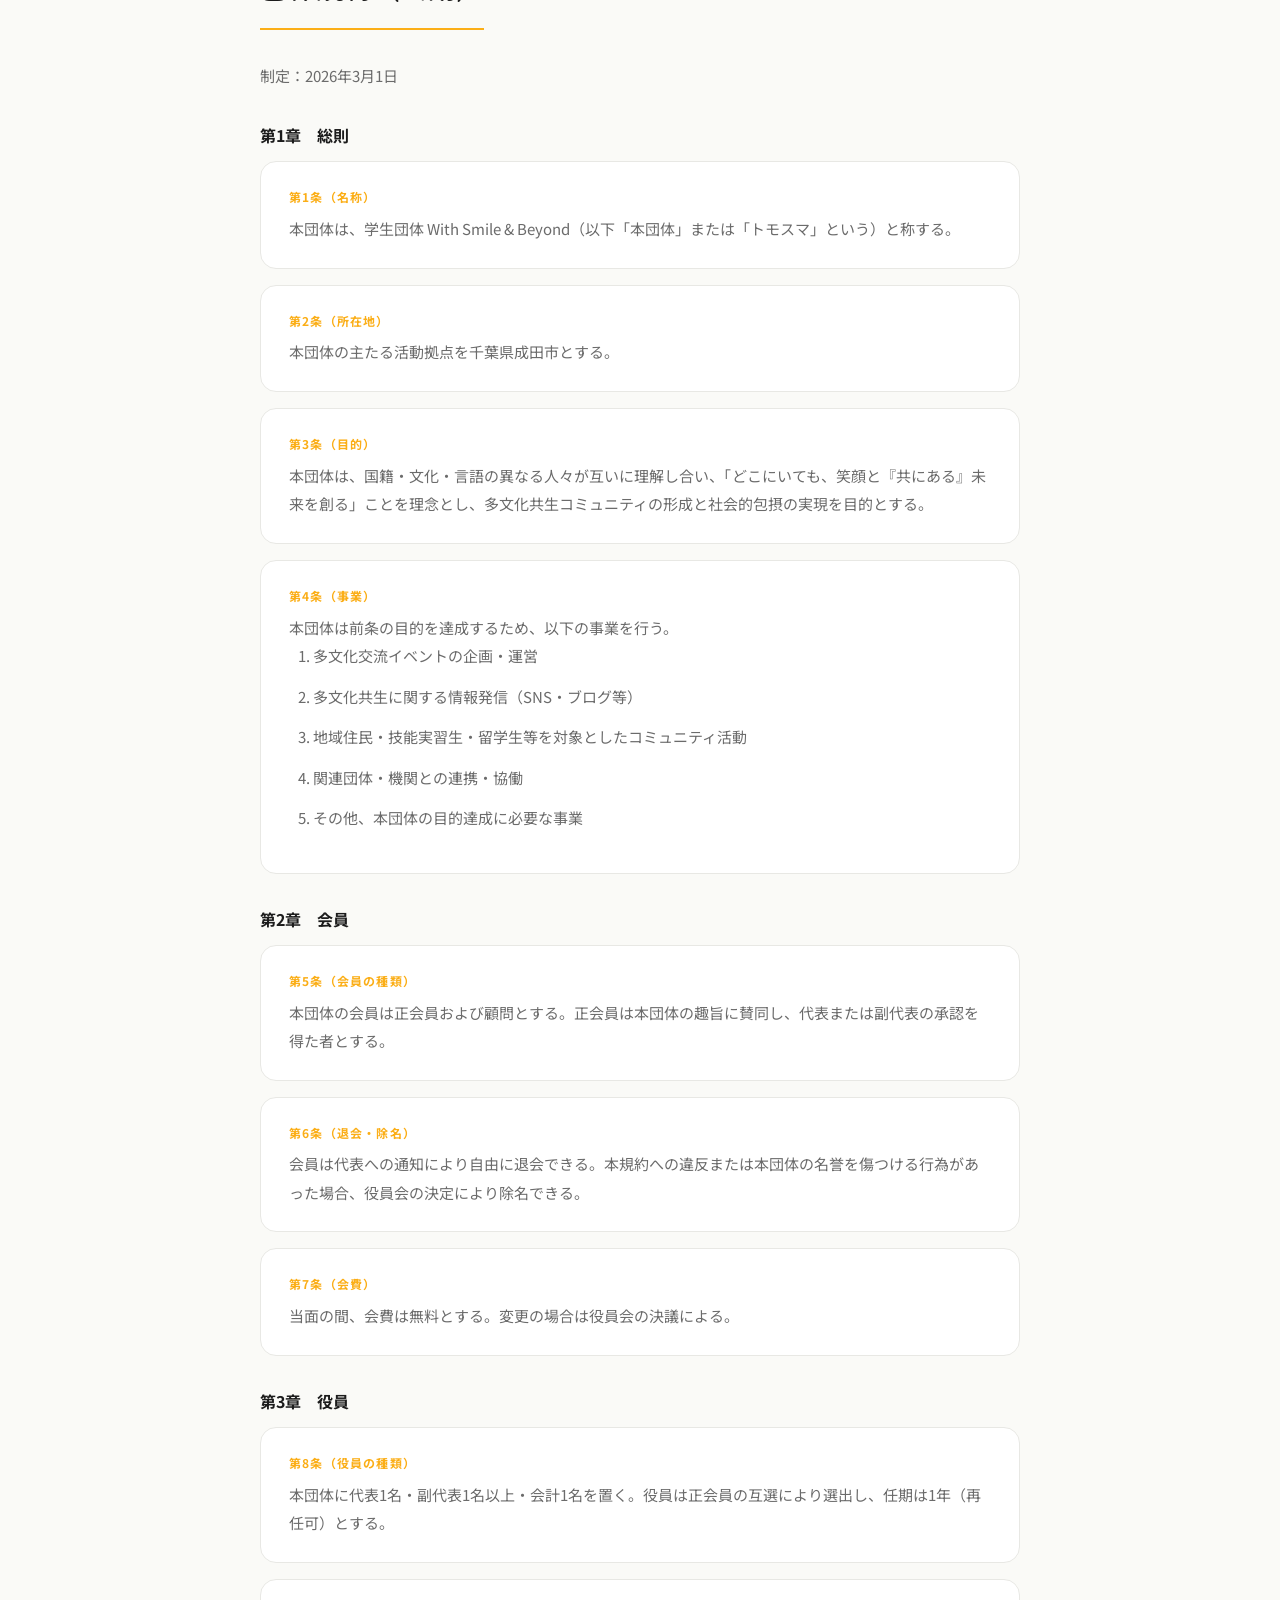
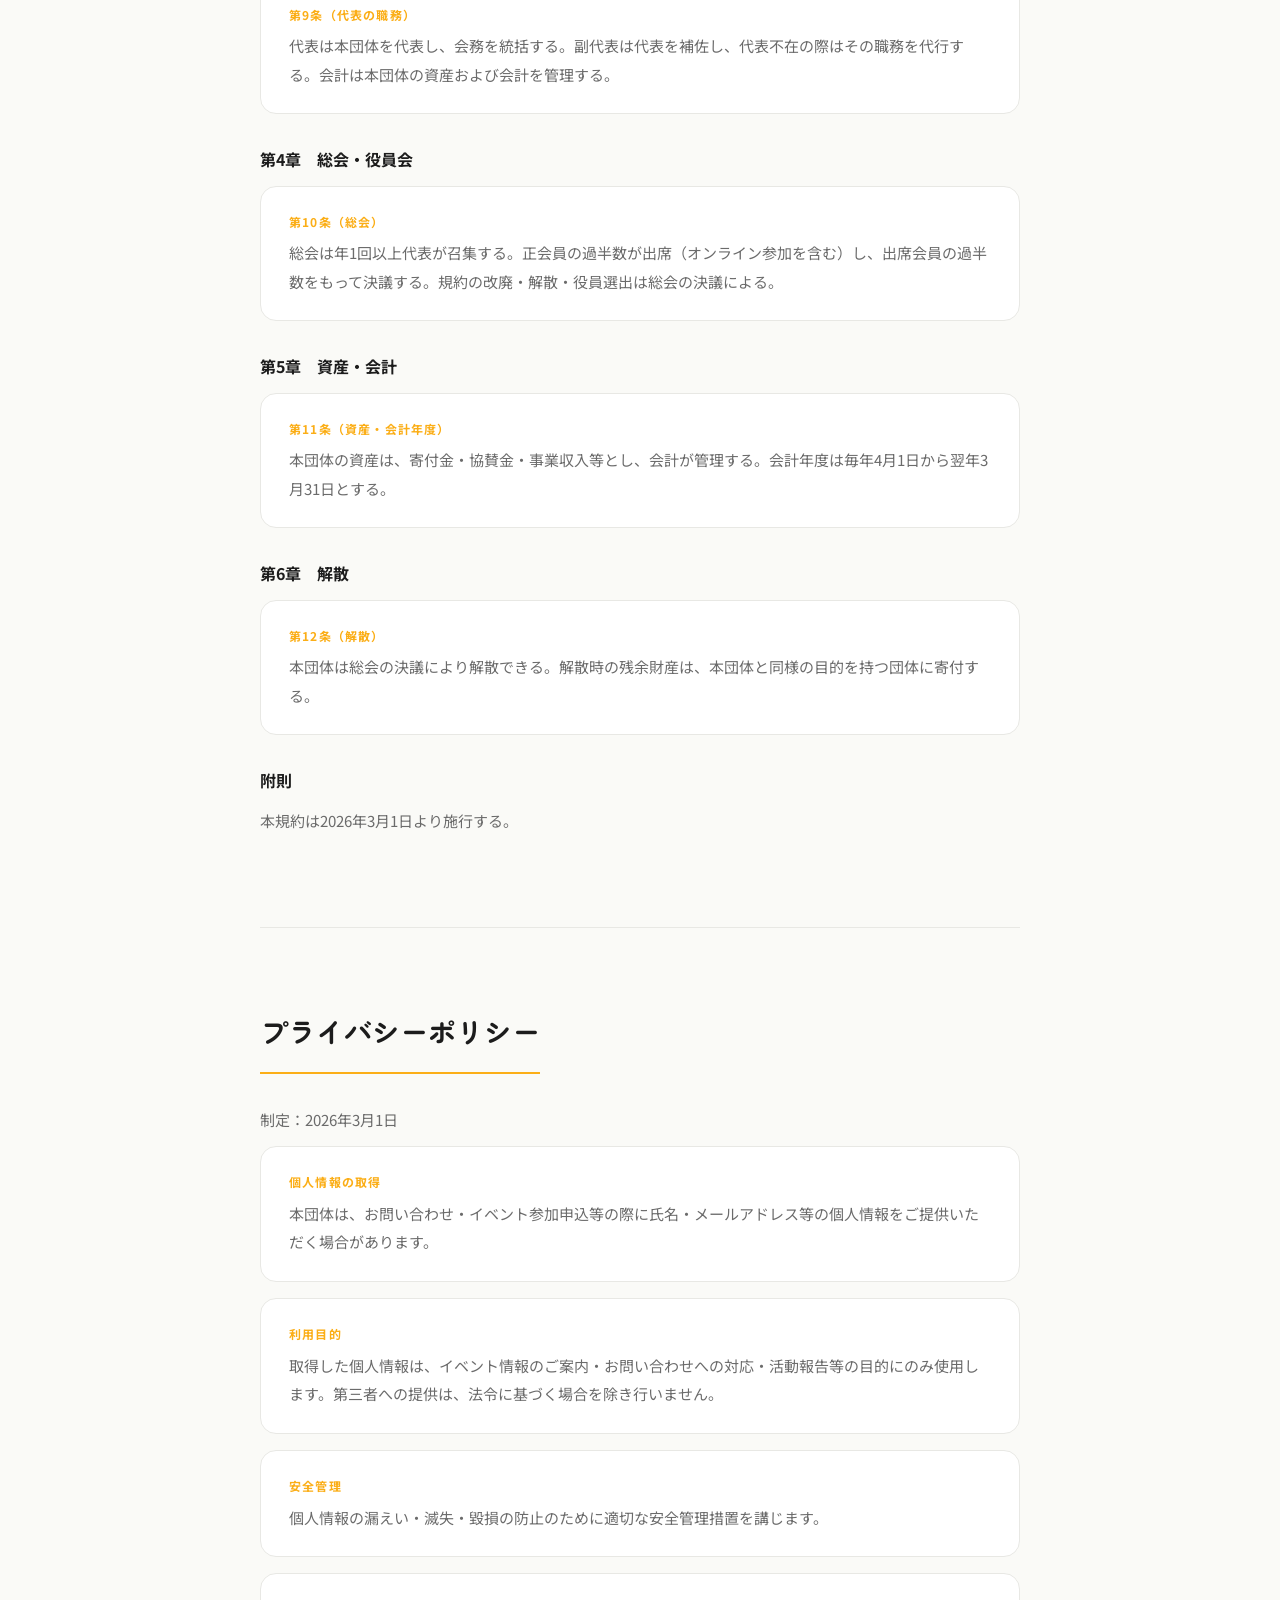
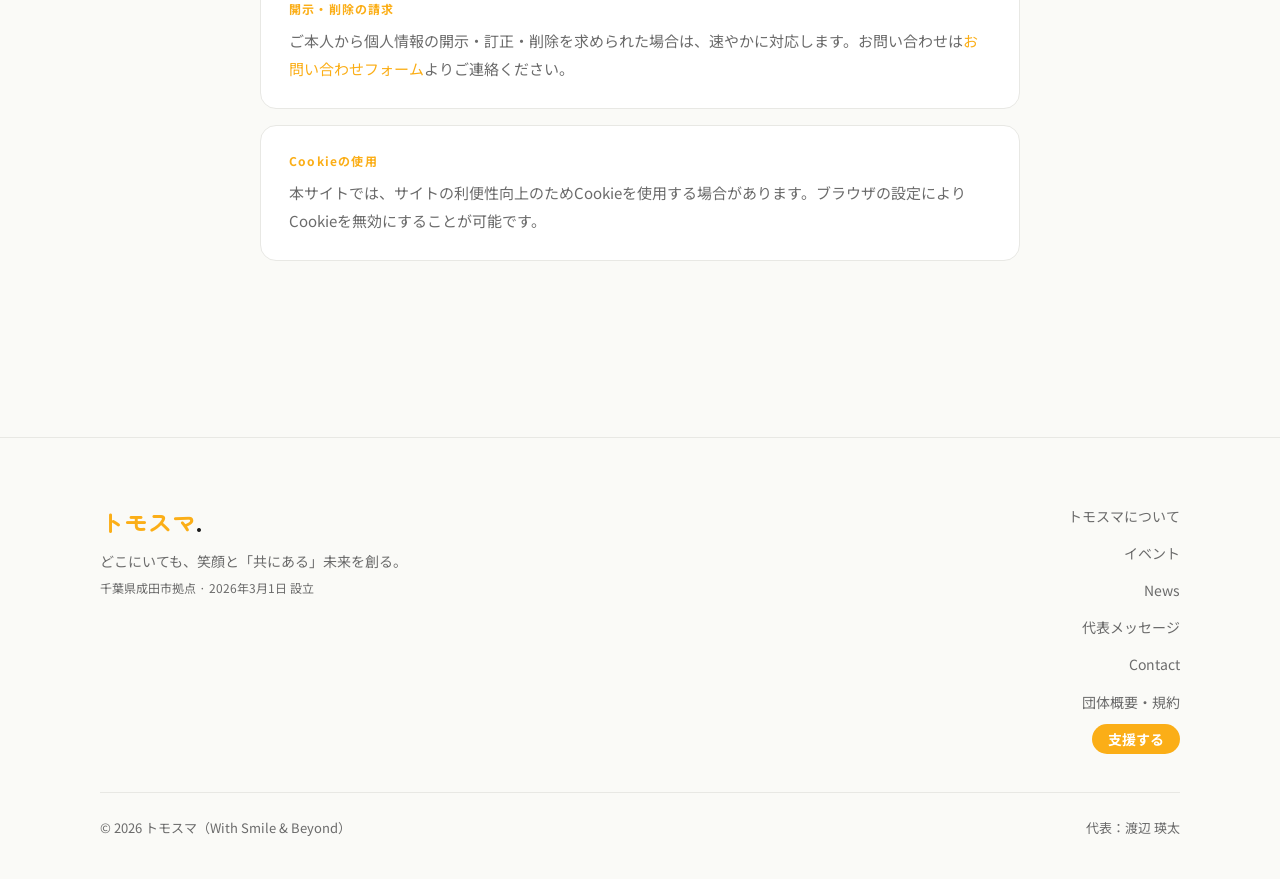
<file: legal.html>
<!DOCTYPE html>
<html lang="ja">
<head>
  <meta charset="UTF-8" />
  <meta name="viewport" content="width=device-width, initial-scale=1.0" />
  <title>団体概要・規約｜トモスマ</title>
  <meta name="description" content="学生団体 With Smile & Beyond（トモスマ）の団体概要・規約・プライバシーポリシーをご覧いただけます。" />
  <link rel="canonical" href="https://tomosuma.vercel.app/legal.html" />
  <meta property="og:type" content="website" />
  <meta property="og:url" content="https://tomosuma.vercel.app/legal.html" />
  <meta property="og:title" content="団体概要・規約｜トモスマ" />
  <meta property="og:description" content="学生団体 With Smile & Beyond（トモスマ）の団体概要・規約・プライバシーポリシー。" />
  <meta property="og:site_name" content="トモスマ" />
  <meta property="og:locale" content="ja_JP" />
  <link rel="preconnect" href="https://fonts.googleapis.com" />
  <link rel="preconnect" href="https://fonts.gstatic.com" crossorigin />
  <link href="https://fonts.googleapis.com/css2?family=Noto+Sans+JP:wght@400;700&family=Zen+Maru+Gothic:wght@400;700&display=swap" rel="stylesheet" />
  <link rel="stylesheet" href="style.css" />
  <style>
    .legal-hero {
      padding: 80px 0 60px;
      border-bottom: 1px solid var(--color-border);
    }
    .legal-nav {
      display: flex;
      gap: 8px;
      flex-wrap: wrap;
      margin: 40px 0 60px;
    }
    .legal-nav a {
      padding: 8px 22px;
      border-radius: 99px;
      border: 1px solid var(--color-border);
      background: var(--color-surface);
      color: var(--color-muted);
      font-size: 13px;
      font-weight: 700;
      transition: all .2s;
    }
    .legal-nav a:hover,
    .legal-nav a.active {
      background: var(--color-accent);
      color: #fff;
      border-color: var(--color-accent);
    }
    .legal-section {
      max-width: 760px;
      margin: 0 auto;
      padding: 80px 0;
      border-bottom: 1px solid var(--color-border);
    }
    .legal-section:last-child { border-bottom: none; }
    .legal-section h2 {
      font-family: var(--font-heading);
      font-size: 28px;
      margin-bottom: 32px;
      padding-bottom: 16px;
      border-bottom: 2px solid var(--color-accent);
      display: inline-block;
    }
    .legal-section h3 {
      font-size: 16px;
      font-weight: 700;
      margin: 32px 0 12px;
      color: var(--color-text);
    }
    .legal-section p,
    .legal-section li {
      font-size: 15px;
      color: var(--color-muted);
      line-height: 1.9;
      margin-bottom: 12px;
    }
    .legal-section ul,
    .legal-section ol {
      padding-left: 24px;
      margin-bottom: 16px;
    }
    .info-table {
      width: 100%;
      border-collapse: collapse;
      margin: 24px 0;
    }
    .info-table th,
    .info-table td {
      padding: 14px 20px;
      text-align: left;
      border-bottom: 1px solid var(--color-border);
      font-size: 15px;
    }
    .info-table th {
      width: 200px;
      color: var(--color-muted);
      font-weight: 700;
      background: var(--color-bg);
    }
    .info-table td { color: var(--color-text); }
    .article-block {
      background: var(--color-surface);
      border: 1px solid var(--color-border);
      border-radius: var(--radius-md);
      padding: 24px 28px;
      margin-bottom: 16px;
    }
    .article-block .article-num {
      font-size: 12px;
      font-weight: 700;
      color: var(--color-accent);
      letter-spacing: .1em;
      margin-bottom: 6px;
    }
    .article-block p {
      margin-bottom: 0;
    }
    .update-date {
      font-size: 13px;
      color: var(--color-muted);
      margin-bottom: 32px;
    }
  </style>
</head>
<body>

  <!-- NAVIGATION -->
  <nav>
    <div class="nav-inner">
      <a href="index.html" class="nav-logo">トモスマ<span>.</span></a>
      <ul class="nav-links">
        <li><a href="index.html#philosophy">理念</a></li>
        <li><a href="events.html">イベント</a></li>
        <li><a href="news.html">News</a></li>
        <li><a href="message.html">代表メッセージ</a></li>
        <li><a href="sponsor.html" class="btn btn-primary" style="padding:10px 24px;font-size:14px;">支援する</a></li>
      </ul>
    </div>
  </nav>

  <!-- HERO -->
  <div class="legal-hero">
    <div class="container">
      <p class="section-label">LEGAL</p>
      <h1 class="section-title">団体概要・規約</h1>
      <p class="section-body">With Smile & Beyond（トモスマ）に関する公式情報をまとめています。</p>
    </div>
  </div>

  <!-- PAGE NAV -->
  <div class="container">
    <nav class="legal-nav">
      <a href="#overview" class="active">団体概要</a>
      <a href="#rules">団体規約</a>
      <a href="#privacy">プライバシーポリシー</a>
    </nav>
  </div>

  <div class="container">

    <!-- 団体概要 -->
    <section class="legal-section" id="overview">
      <h2>団体概要</h2>
      <p class="update-date">2026年3月1日 設立</p>

      <table class="info-table">
        <tr>
          <th>団体名</th>
          <td>学生団体 With Smile & Beyond<br>（通称：トモスマ）</td>
        </tr>
        <tr>
          <th>設立</th>
          <td>2026年3月1日</td>
        </tr>
        <tr>
          <th>代表者</th>
          <td>渡辺 瑛太</td>
        </tr>
        <tr>
          <th>顧問</th>
          <td>秋山 たかひで（明治大学）</td>
        </tr>
        <tr>
          <th>主たる拠点</th>
          <td>千葉県成田市</td>
        </tr>
        <tr>
          <th>目的</th>
          <td>国籍・文化・言語の異なる人々が互いに理解し合い、多文化共生コミュニティの形成と社会的包摂の実現を目指す。</td>
        </tr>
        <tr>
          <th>主な活動</th>
          <td>多文化交流イベントの企画・運営／SNS・noteによる情報発信／地域コミュニティ活動</td>
        </tr>
        <tr>
          <th>連携団体</th>
          <td>NPO法人グローバルアイ</td>
        </tr>
        <tr>
          <th>お問い合わせ</th>
          <td><a href="contact.html" style="color:var(--color-accent);">お問い合わせフォームへ</a></td>
        </tr>
      </table>
    </section>

    <!-- 団体規約 -->
    <section class="legal-section" id="rules">
      <h2>団体規約（会則）</h2>
      <p class="update-date">制定：2026年3月1日</p>

      <h3>第1章　総則</h3>

      <div class="article-block">
        <p class="article-num">第1条（名称）</p>
        <p>本団体は、学生団体 With Smile & Beyond（以下「本団体」または「トモスマ」という）と称する。</p>
      </div>

      <div class="article-block">
        <p class="article-num">第2条（所在地）</p>
        <p>本団体の主たる活動拠点を千葉県成田市とする。</p>
      </div>

      <div class="article-block">
        <p class="article-num">第3条（目的）</p>
        <p>本団体は、国籍・文化・言語の異なる人々が互いに理解し合い、「どこにいても、笑顔と『共にある』未来を創る」ことを理念とし、多文化共生コミュニティの形成と社会的包摂の実現を目的とする。</p>
      </div>

      <div class="article-block">
        <p class="article-num">第4条（事業）</p>
        <p>本団体は前条の目的を達成するため、以下の事業を行う。</p>
        <ol>
          <li>多文化交流イベントの企画・運営</li>
          <li>多文化共生に関する情報発信（SNS・ブログ等）</li>
          <li>地域住民・技能実習生・留学生等を対象としたコミュニティ活動</li>
          <li>関連団体・機関との連携・協働</li>
          <li>その他、本団体の目的達成に必要な事業</li>
        </ol>
      </div>

      <h3>第2章　会員</h3>

      <div class="article-block">
        <p class="article-num">第5条（会員の種類）</p>
        <p>本団体の会員は正会員および顧問とする。正会員は本団体の趣旨に賛同し、代表または副代表の承認を得た者とする。</p>
      </div>

      <div class="article-block">
        <p class="article-num">第6条（退会・除名）</p>
        <p>会員は代表への通知により自由に退会できる。本規約への違反または本団体の名誉を傷つける行為があった場合、役員会の決定により除名できる。</p>
      </div>

      <div class="article-block">
        <p class="article-num">第7条（会費）</p>
        <p>当面の間、会費は無料とする。変更の場合は役員会の決議による。</p>
      </div>

      <h3>第3章　役員</h3>

      <div class="article-block">
        <p class="article-num">第8条（役員の種類）</p>
        <p>本団体に代表1名・副代表1名以上・会計1名を置く。役員は正会員の互選により選出し、任期は1年（再任可）とする。</p>
      </div>

      <div class="article-block">
        <p class="article-num">第9条（代表の職務）</p>
        <p>代表は本団体を代表し、会務を統括する。副代表は代表を補佐し、代表不在の際はその職務を代行する。会計は本団体の資産および会計を管理する。</p>
      </div>

      <h3>第4章　総会・役員会</h3>

      <div class="article-block">
        <p class="article-num">第10条（総会）</p>
        <p>総会は年1回以上代表が召集する。正会員の過半数が出席（オンライン参加を含む）し、出席会員の過半数をもって決議する。規約の改廃・解散・役員選出は総会の決議による。</p>
      </div>

      <h3>第5章　資産・会計</h3>

      <div class="article-block">
        <p class="article-num">第11条（資産・会計年度）</p>
        <p>本団体の資産は、寄付金・協賛金・事業収入等とし、会計が管理する。会計年度は毎年4月1日から翌年3月31日とする。</p>
      </div>

      <h3>第6章　解散</h3>

      <div class="article-block">
        <p class="article-num">第12条（解散）</p>
        <p>本団体は総会の決議により解散できる。解散時の残余財産は、本団体と同様の目的を持つ団体に寄付する。</p>
      </div>

      <h3>附則</h3>
      <p>本規約は2026年3月1日より施行する。</p>
    </section>

    <!-- プライバシーポリシー -->
    <section class="legal-section" id="privacy">
      <h2>プライバシーポリシー</h2>
      <p class="update-date">制定：2026年3月1日</p>

      <div class="article-block">
        <p class="article-num">個人情報の取得</p>
        <p>本団体は、お問い合わせ・イベント参加申込等の際に氏名・メールアドレス等の個人情報をご提供いただく場合があります。</p>
      </div>

      <div class="article-block">
        <p class="article-num">利用目的</p>
        <p>取得した個人情報は、イベント情報のご案内・お問い合わせへの対応・活動報告等の目的にのみ使用します。第三者への提供は、法令に基づく場合を除き行いません。</p>
      </div>

      <div class="article-block">
        <p class="article-num">安全管理</p>
        <p>個人情報の漏えい・滅失・毀損の防止のために適切な安全管理措置を講じます。</p>
      </div>

      <div class="article-block">
        <p class="article-num">開示・削除の請求</p>
        <p>ご本人から個人情報の開示・訂正・削除を求められた場合は、速やかに対応します。お問い合わせは<a href="contact.html" style="color:var(--color-accent);">お問い合わせフォーム</a>よりご連絡ください。</p>
      </div>

      <div class="article-block">
        <p class="article-num">Cookieの使用</p>
        <p>本サイトでは、サイトの利便性向上のためCookieを使用する場合があります。ブラウザの設定によりCookieを無効にすることが可能です。</p>
      </div>
    </section>

  </div>

  <!-- FOOTER -->
  <footer>
    <div class="footer-inner">
      <div>
        <p class="footer-brand">トモスマ<span>.</span></p>
        <p class="footer-tagline">どこにいても、笑顔と「共にある」未来を創る。</p>
        <p style="font-size:12px;color:var(--color-muted);margin-top:4px;">千葉県成田市拠点 · 2026年3月1日 設立</p>
      </div>
            <ul class="footer-links">
        <li><a href="index.html#philosophy"><span data-i18n="nav.about">トモスマについて</span></a></li>
        <li><a href="events.html"><span data-i18n="nav.events">イベント開催</span></a></li>
        <li><a href="news.html"><span data-i18n="nav.news">News</span></a></li>
        <li><a href="message.html"><span data-i18n="nav.message">代表メッセージ</span></a></li>
        <li><a href="contact.html"><span data-i18n="nav.contact">Contact</span></a></li>
        <li><a href="legal.html"><span data-i18n="nav.legal">団体概要・規約</span></a></li>
        <li class="footer-sponsor"><a href="sponsor.html"><span data-i18n="nav.sponsor">支援する</span></a></li>
      </ul>
    </div>
    <div class="footer-bottom">
      <span>© 2026 トモスマ（With Smile & Beyond）</span>
      <span>代表：渡辺 瑛太</span>
    </div>
  </footer>

  <script src="i18n.js"></script>
</body>
</html>
</file>
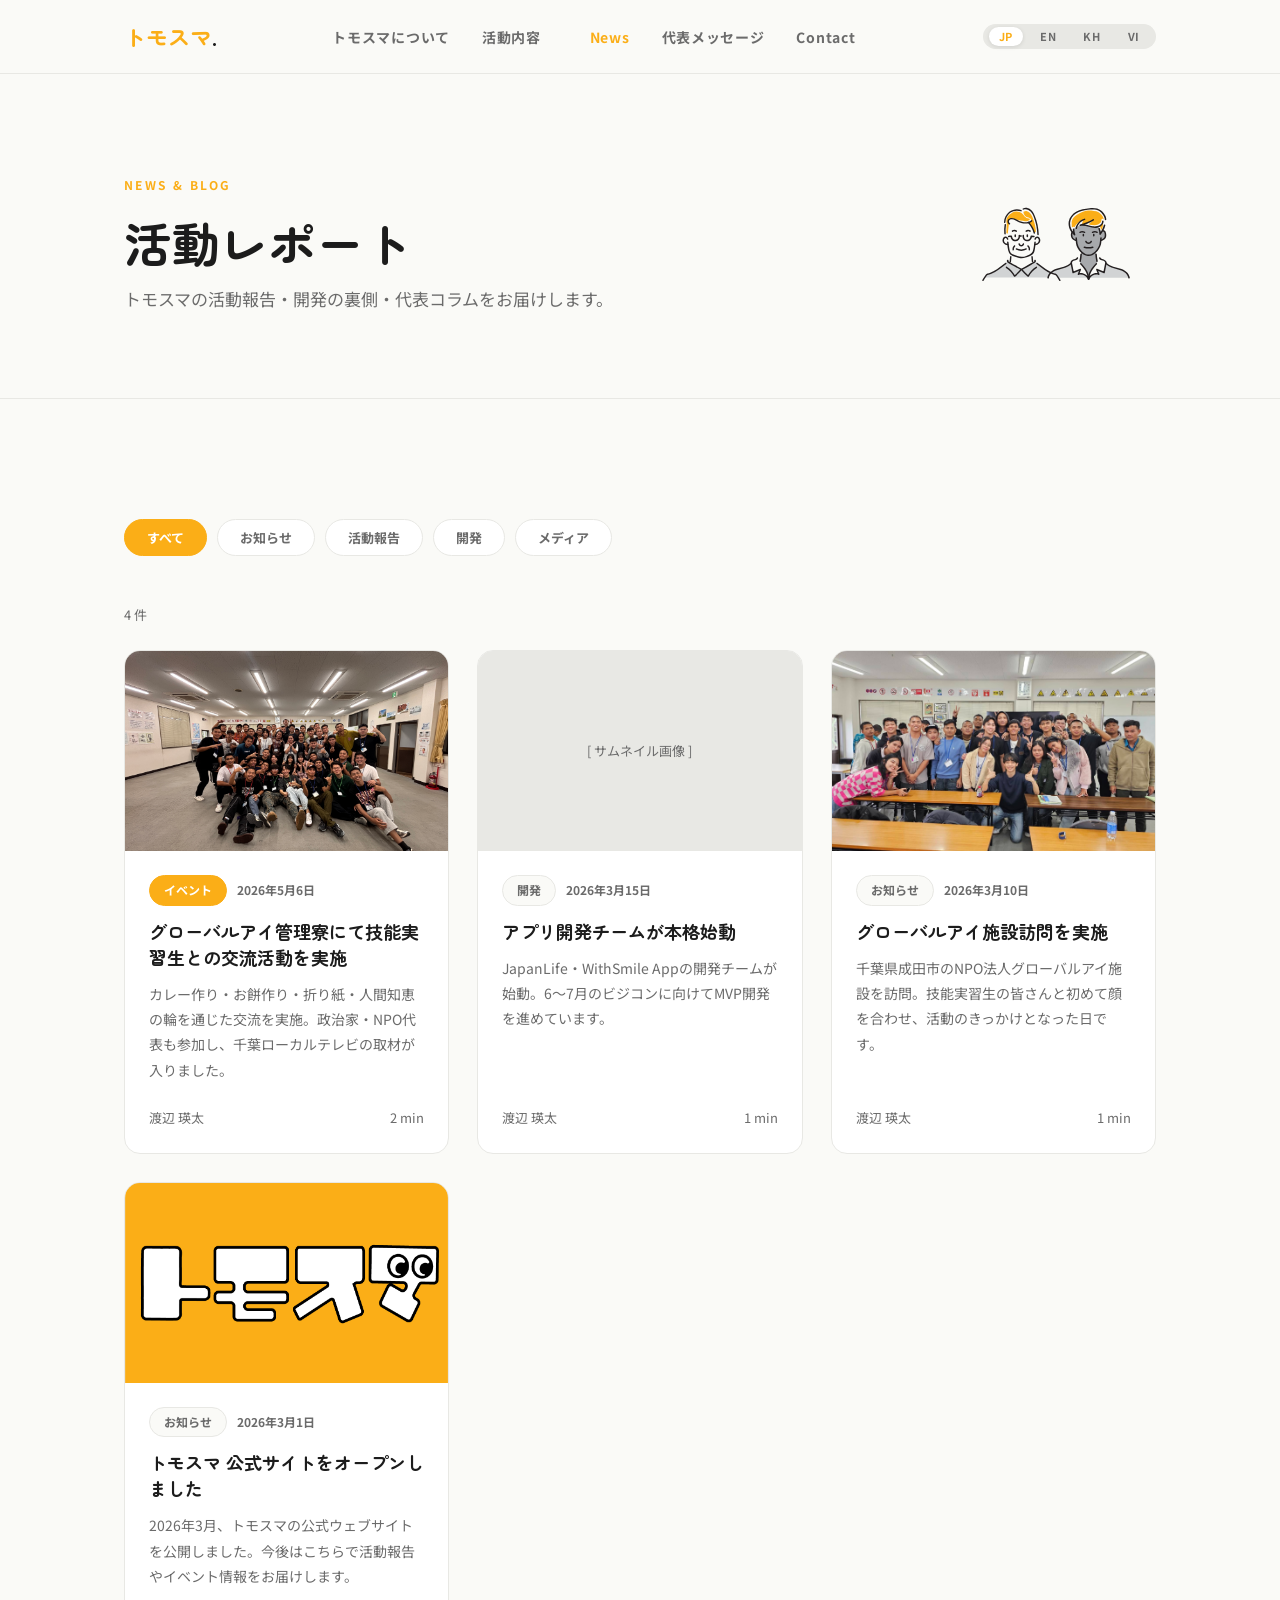
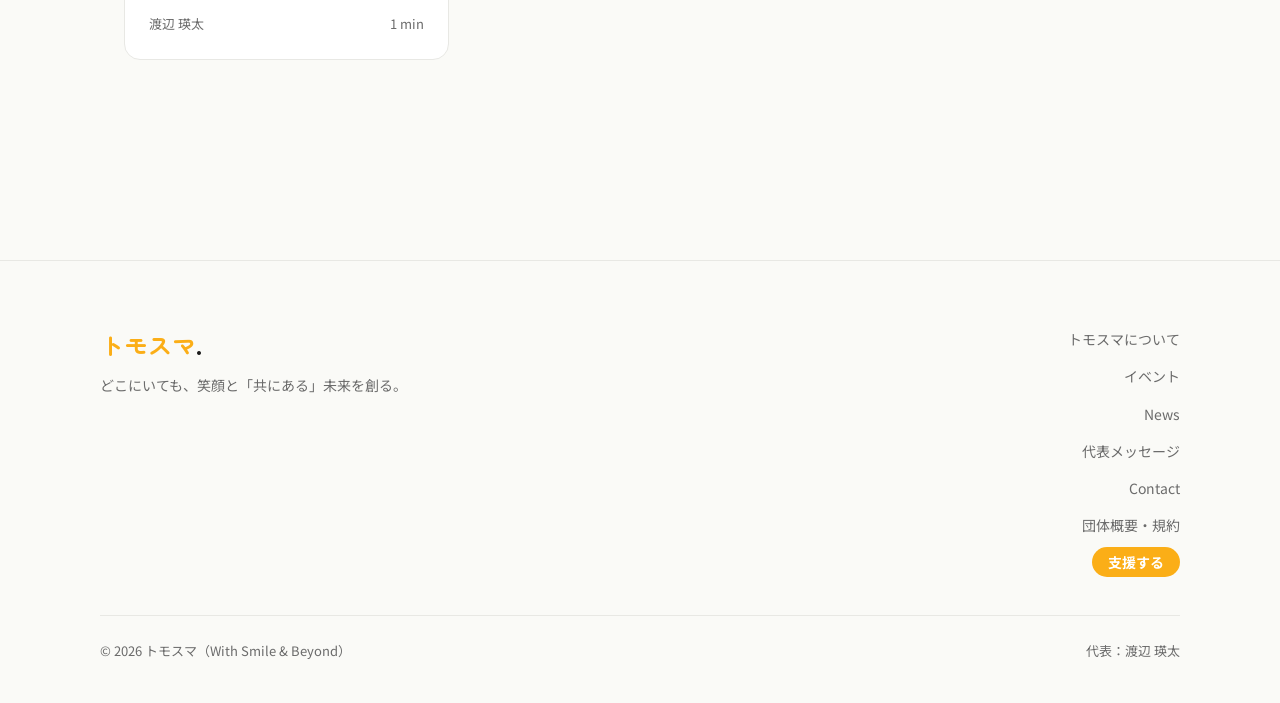
<file: news.html>
<!DOCTYPE html>
<html lang="ja">
<head>
  <meta charset="UTF-8" />
  <meta name="viewport" content="width=device-width, initial-scale=1.0" />
  <title>お知らせ・活動報告｜トモスマ</title>
  <meta name="description" content="トモスマの最新ニュースと活動報告。多文化共生イベントの様子やメディア掲載情報をお届けします。" />
  <link rel="canonical" href="https://tomosuma.vercel.app/news.html" />
  <meta property="og:type" content="website" />
  <meta property="og:url" content="https://tomosuma.vercel.app/news.html" />
  <meta property="og:title" content="お知らせ・活動報告｜トモスマ" />
  <meta property="og:description" content="トモスマの最新ニュースと活動報告。多文化共生イベントの様子やメディア掲載情報をお届けします。" />
  <meta property="og:site_name" content="トモスマ" />
  <meta property="og:locale" content="ja_JP" />
  <link rel="preconnect" href="https://fonts.googleapis.com" />
  <link rel="preconnect" href="https://fonts.gstatic.com" crossorigin />
  <link href="https://fonts.googleapis.com/css2?family=Noto+Sans+JP:wght@400;700&family=Zen+Maru+Gothic:wght@400;700&display=swap" rel="stylesheet" />
  <link rel="stylesheet" href="style.css" />
  <style>
    /* ===== TAG カラー拡張 ===== */
    .tag-green  { display:inline-block; font-size:12px; font-weight:700; padding:4px 14px; border-radius:99px; background:#E8F5E9; color:#2E7D32; border:1px solid #A5D6A7; }
    .tag-blue   { display:inline-block; font-size:12px; font-weight:700; padding:4px 14px; border-radius:99px; background:#E3F2FD; color:#1565C0; border:1px solid #90CAF9; }
    .tag-yellow { display:inline-block; font-size:12px; font-weight:700; padding:4px 14px; border-radius:99px; background:#FFFDE7; color:#F57F17; border:1px solid #FFF176; }
    .tag-accent { display:inline-block; font-size:12px; font-weight:700; padding:4px 14px; border-radius:99px; background:var(--color-accent); color:#fff; border:1px solid var(--color-accent); }

    /* ===== フィルタータブ ===== */
    .filter-bar { display:flex; gap:10px; flex-wrap:wrap; margin-bottom:48px; }
    .filter-btn {
      padding:8px 22px; border-radius:99px; border:1px solid var(--color-border);
      background:var(--color-surface); color:var(--color-muted);
      font-size:13px; font-weight:700; cursor:pointer; transition:all .2s; font-family:var(--font-body);
    }
    .filter-btn:hover, .filter-btn.active { background:var(--color-accent); color:#fff; border-color:var(--color-accent); }

    /* ===== ブログ一覧グリッド ===== */
    .blog-grid { display:grid; grid-template-columns:repeat(auto-fill, minmax(320px, 1fr)); gap:28px; }

    .blog-card {
      background:var(--color-surface); border:1px solid var(--color-border);
      border-radius:var(--radius-md); overflow:hidden; display:flex; flex-direction:column;
      cursor:pointer; transition:transform .25s, box-shadow .25s;
    }
    .blog-card:hover { transform:translateY(-6px); box-shadow:0 16px 48px rgba(0,0,0,.08); }

    /* サムネイル */
    .blog-eyecatch {
      width:100%; height:200px; background:var(--color-border);
      display:flex; align-items:center; justify-content:center;
      color:var(--color-muted); font-size:13px; overflow:hidden;
    }
    .blog-eyecatch img { width:100%; height:100%; object-fit:cover; }

    /* カード本文 */
    .blog-card-body { padding:24px; flex:1; display:flex; flex-direction:column; gap:12px; }
    .blog-card-meta { display:flex; align-items:center; gap:10px; flex-wrap:wrap; }
    .blog-date  { font-size:12px; color:var(--color-muted); font-weight:700; }
    .blog-title { font-family:var(--font-heading); font-size:18px; line-height:1.45; }
    .blog-excerpt { font-size:14px; color:var(--color-muted); line-height:1.8; flex:1; }
    .blog-card-footer { display:flex; align-items:center; justify-content:space-between; padding:0 24px 24px; font-size:13px; color:var(--color-muted); }
    .blog-author { display:flex; align-items:center; gap:6px; }
    .blog-author-icon { width:24px; height:24px; border-radius:50%; background:var(--color-border); display:flex; align-items:center; justify-content:center; font-size:12px; }
    .blog-readtime { color:var(--color-muted); }
    .read-more { color:var(--color-accent); font-weight:700; font-size:13px; }

    /* ===== 記事詳細 ===== */
    #article-view { display:none; }

    .article-header { padding:64px 0 48px; border-bottom:1px solid var(--color-border); }
    .article-back {
      display:inline-flex; align-items:center; gap:6px;
      font-size:14px; font-weight:700; color:var(--color-muted);
      margin-bottom:32px; cursor:pointer; transition:color .2s;
    }
    .article-back:hover { color:var(--color-accent); }
    .article-meta { display:flex; align-items:center; gap:12px; flex-wrap:wrap; margin-bottom:20px; }
    .article-title { font-family:var(--font-heading); font-size:clamp(24px, 4vw, 40px); line-height:1.3; margin-bottom:24px; }
    .article-info { display:flex; align-items:center; gap:16px; font-size:13px; color:var(--color-muted); }
    .article-author { display:flex; align-items:center; gap:6px; font-weight:700; }
    .article-author-icon { width:32px; height:32px; border-radius:50%; background:var(--color-border); display:flex; align-items:center; justify-content:center; font-size:16px; }

    /* アイキャッチ */
    .article-eyecatch {
      width:100%; max-height:480px; border-radius:var(--radius-md);
      background:var(--color-border); display:flex; align-items:center; justify-content:center;
      color:var(--color-muted); font-size:14px; margin:40px 0; overflow:hidden;
      aspect-ratio:16/9;
    }
    .article-eyecatch img { width:100%; height:100%; object-fit:cover; border-radius:var(--radius-md); }

    /* 本文エリア */
    .article-body {
      max-width:720px;
      font-size:17px; line-height:2; color:var(--color-text);
      padding-bottom:80px;
    }
    .article-body p  { margin-bottom:1.6em; }
    .article-body h2 { font-family:var(--font-heading); font-size:24px; margin:2.4em 0 .8em; padding-left:16px; border-left:4px solid var(--color-accent); line-height:1.4; }
    .article-body h3 { font-family:var(--font-heading); font-size:19px; margin:2em 0 .6em; }
    .article-body strong { font-weight:700; }
    .article-body a { color:var(--color-accent); text-decoration:underline; }
    .article-body br { line-height:2; }

    /* 記事ナビ（前後） */
    .article-nav { display:grid; grid-template-columns:1fr 1fr; gap:16px; padding:48px 0; border-top:1px solid var(--color-border); margin-top:0; }
    .article-nav-item {
      padding:20px 24px; background:var(--color-surface); border:1px solid var(--color-border);
      border-radius:var(--radius-md); cursor:pointer; transition:all .2s;
    }
    .article-nav-item:hover { border-color:var(--color-accent); }
    .article-nav-item.next { text-align:right; }
    .nav-label { font-size:11px; color:var(--color-muted); font-weight:700; letter-spacing:.1em; margin-bottom:6px; }
    .nav-title { font-family:var(--font-heading); font-size:15px; line-height:1.4; }

    /* 件数 */
    .news-count { font-size:13px; color:var(--color-muted); margin-bottom:24px; }

    @media (max-width:600px) {
      .blog-grid { grid-template-columns:1fr; }
      .article-nav { grid-template-columns:1fr; }
    }
  </style>
</head>
<body>

  <header>
    <nav>
      <a href="index.html" class="nav-logo">トモスマ<span>.</span></a>
      <ul class="nav-links">
        <li><a href="index.html#philosophy"><span data-i18n="nav.about">トモスマについて</span></a></li>
        <li class="nav-dropdown">
          <a href="index.html#service" class="nav-dropdown-trigger">活動内容 <i data-lucide="chevron-down" style="width:13px;height:13px;"></i></a>
          <ul class="nav-dropdown-menu">
            <li><a href="index.html#service">SNS発信</a></li>
            <li><a href="products.html"><span data-i18n="nav.products">APP開発</span></a></li>
            <li><a href="events.html"><span data-i18n="nav.events">イベント開催</span></a></li>
          </ul>
        </li>
        <li><a href="news.html" class="active"><span data-i18n="nav.news">News</span></a></li>
        <li><a href="message.html"><span data-i18n="nav.message">代表メッセージ</span></a></li>
        <li><a href="contact.html"><span data-i18n="nav.contact">Contact</span></a></li>
      </ul>
      
      <div class="lang-toggle" role="group" aria-label="言語切り替え">
        <button class="lang-btn" data-lang="ja">JP</button>
        <span class="lang-sep">|</span>
        <button class="lang-btn" data-lang="en">EN</button>
        <span class="lang-sep">|</span>
        <button class="lang-btn" data-lang="km">KH</button>
        <span class="lang-sep">|</span>
        <button class="lang-btn" data-lang="vi">VI</button>
      </div>
      <button class="hamburger" id="hamburger-btn" aria-label="メニューを開く">
        <span></span><span></span><span></span>
      </button>
    </nav>
  </header>

  <div class="mobile-menu" id="mobile-menu">
    <div class="mobile-menu-overlay" id="mobile-overlay"></div>
    <div class="mobile-menu-panel">
      <ul class="mobile-menu-links">
        <li><a href="index.html#philosophy" class="mobile-link"><span data-i18n="nav.about">トモスマについて</span></a></li>
        <li><a href="message.html" class="mobile-link"><i data-lucide="message-square" style="width:16px;height:16px;margin-right:6px;vertical-align:-2px;"></i>代表メッセージ</a></li>
        <hr class="mobile-menu-divider">
        <li><a href="index.html#service" class="mobile-link"><i data-lucide="layout-grid" style="width:16px;height:16px;margin-right:6px;vertical-align:-2px;"></i>活動内容</a></li>
        <li><a href="events.html" class="mobile-link"><i data-lucide="calendar" style="width:16px;height:16px;margin-right:6px;vertical-align:-2px;"></i>イベント</a></li>
        <hr class="mobile-menu-divider">
        <li><a href="news.html" class="mobile-link"><i data-lucide="newspaper" style="width:16px;height:16px;margin-right:6px;vertical-align:-2px;"></i>News</a></li>
        <li><a href="sponsor.html" class="mobile-link"><i data-lucide="heart-handshake" style="width:16px;height:16px;margin-right:6px;vertical-align:-2px;"></i>支援する</a></li>
        <li><a href="contact.html" class="mobile-link"><i data-lucide="mail" style="width:16px;height:16px;margin-right:6px;vertical-align:-2px;"></i>Contact</a></li>
      </ul>
      <div class="mobile-menu-cta">
      </div>
    </div>
  </div>

  <main>

    <!-- ===== 一覧ビュー ===== -->
    <div id="list-view">
      <section class="page-hero" style="padding:80px 0 64px; border-bottom:1px solid var(--color-border);">
        <div class="container">
          <div style="display:flex;align-items:center;gap:40px;flex-wrap:wrap;">
            <div style="flex:1;min-width:260px;">
              <p class="section-label" data-i18n="news.label">News &amp; Blog</p>
              <h1 class="section-title" data-i18n="news.title">活動レポート</h1>
              <p class="section-body" style="margin-bottom:0;" data-i18n="news.body">トモスマの活動報告・開発の裏側・代表コラムをお届けします。</p>
            </div>
            <div style="flex:0 0 200px;display:flex;justify-content:center;">
              <img src="assets/illust/1127.svg" alt="" loading="lazy" style="width:180px;height:auto;" />
            </div>
          </div>
        </div>
      </section>

      <section class="section">
        <div class="container">
          <div class="filter-bar">
            <button class="filter-btn active" data-filter="all"    data-i18n="news.filter.all">すべて</button>
            <button class="filter-btn" data-filter="お知らせ"       data-i18n="news.filter.notice">お知らせ</button>
            <button class="filter-btn" data-filter="活動報告"       data-i18n="news.filter.activity">活動報告</button>
            <button class="filter-btn" data-filter="開発"           data-i18n="news.filter.dev">開発</button>
            <button class="filter-btn" data-filter="メディア"       data-i18n="news.filter.media">メディア</button>
          </div>
          <p class="news-count" id="blog-count"></p>
          <div class="blog-grid" id="blog-grid"></div>
        </div>
      </section>
    </div>

    <!-- ===== 記事詳細ビュー ===== -->
    <div id="article-view">
      <div class="container">
        <div class="article-header">
          <div class="article-back" id="back-btn" data-i18n="news.back_list">← 一覧に戻る</div>
          <div class="article-meta" id="article-meta"></div>
          <h1 class="article-title" id="article-title"></h1>
          <div class="article-info" id="article-info"></div>
        </div>
        <div class="article-eyecatch" id="article-eyecatch"></div>
        <div class="article-body" id="article-body"></div>
        <nav class="article-nav" id="article-nav"></nav>
      </div>
    </div>

  </main>

  <footer>
    <div class="footer-inner">
      <div>
        <p class="footer-brand">トモスマ<span>.</span></p>
        <p class="footer-tagline" data-i18n="footer.tagline">どこにいても、笑顔と「共にある」未来を創る。</p>
      </div>
            <ul class="footer-links">
        <li><a href="index.html#philosophy"><span data-i18n="nav.about">トモスマについて</span></a></li>
        <li><a href="events.html"><span data-i18n="nav.events">イベント開催</span></a></li>
        <li><a href="news.html"><span data-i18n="nav.news">News</span></a></li>
        <li><a href="message.html"><span data-i18n="nav.message">代表メッセージ</span></a></li>
        <li><a href="contact.html"><span data-i18n="nav.contact">Contact</span></a></li>
        <li><a href="legal.html"><span data-i18n="nav.legal">団体概要・規約</span></a></li>
        <li class="footer-sponsor"><a href="sponsor.html"><span data-i18n="nav.sponsor">支援する</span></a></li>
      </ul>
    </div>
    <div class="footer-bottom">
      <span data-i18n="footer.copy">© 2026 トモスマ（With Smile & Beyond）</span>
      <span data-i18n="footer.founder">代表：渡辺 瑛太</span>
    </div>
  </footer>

  <script src="data.js"></script>
  <script src="i18n.js"></script>
  <script>
    const listView    = document.getElementById('list-view');
    const articleView = document.getElementById('article-view');

    // ── 一覧を描画 ──────────────────────────────
    function renderList(filter = 'all') {
      const grid  = document.getElementById('blog-grid');
      const count = document.getElementById('blog-count');
      const items = filter === 'all' ? BLOG_DATA : BLOG_DATA.filter(p => p.category === filter);
      count.textContent = `${items.length} 件`;

      grid.innerHTML = items.map(post => `
        <article class="blog-card" onclick="openArticle(${post.id})">
          <div class="blog-eyecatch">
            ${post.eyecatch
              ? `<img src="${post.eyecatch}" alt="${post.title}">`
              : '[ サムネイル画像 ]'}
          </div>
          <div class="blog-card-body">
            <div class="blog-card-meta">
              <span class="${categoryColor(post.category)}">${post.category}</span>
              <span class="blog-date">${formatDate(post.date)}</span>
            </div>
            <h2 class="blog-title">${post.title}</h2>
            <p class="blog-excerpt">${post.excerpt}</p>
          </div>
          <div class="blog-card-footer">
            <span class="blog-author">
              ${post.author}
            </span>
            <span class="blog-readtime">${post.readTime}</span>
          </div>
        </article>
      `).join('');
    }

    // ── 記事を開く ──────────────────────────────
    function openArticle(id) {
      const post  = BLOG_DATA.find(p => p.id === id);
      const index = BLOG_DATA.findIndex(p => p.id === id);
      if (!post) return;

      // メタ
      document.getElementById('article-meta').innerHTML =
        `<span class="${categoryColor(post.category)}">${post.category}</span>
         <span style="font-size:12px;color:var(--color-muted);">${formatDate(post.date)}</span>`;

      document.getElementById('article-title').textContent = post.title;

      document.getElementById('article-info').innerHTML =
        `<span class="article-author">${post.author}</span>
         <span>${post.readTime}</span>`;

      // アイキャッチ
      const ec = document.getElementById('article-eyecatch');
      ec.innerHTML = post.eyecatch
        ? `<img src="${post.eyecatch}" alt="${post.title}">`
        : '[ アイキャッチ画像 — eyecatch に URL を設定してください ]';

      // 本文
      document.getElementById('article-body').innerHTML = post.body;

      // 前後ナビ
      const prev = BLOG_DATA[index + 1] || null;
      const next = BLOG_DATA[index - 1] || null;
      document.getElementById('article-nav').innerHTML = `
        ${prev
          ? `<div class="article-nav-item prev" onclick="openArticle(${prev.id})">
               <p class="nav-label">← 前の記事</p>
               <p class="nav-title">${prev.title}</p>
             </div>`
          : '<div></div>'}
        ${next
          ? `<div class="article-nav-item next" onclick="openArticle(${next.id})">
               <p class="nav-label">次の記事 →</p>
               <p class="nav-title">${next.title}</p>
             </div>`
          : '<div></div>'}
      `;

      // 表示切り替え
      listView.style.display    = 'none';
      articleView.style.display = 'block';
      window.scrollTo({ top: 0, behavior: 'smooth' });
    }

    // ── 一覧に戻る ──────────────────────────────
    document.getElementById('back-btn').addEventListener('click', () => {
      articleView.style.display = 'none';
      listView.style.display    = 'block';
      window.scrollTo({ top: 0, behavior: 'smooth' });
    });

    // ── フィルター ──────────────────────────────
    document.querySelectorAll('.filter-btn').forEach(btn => {
      btn.addEventListener('click', () => {
        document.querySelectorAll('.filter-btn').forEach(b => b.classList.remove('active'));
        btn.classList.add('active');
        renderList(btn.dataset.filter);
      });
    });

    // ── 初期描画 ──────────────────────────────
    renderList();

    /* ---- ハンバーガーメニュー ---- */
    const hamburgerBtn = document.getElementById('hamburger-btn');
    const mobileMenu   = document.getElementById('mobile-menu');
    const overlay      = document.getElementById('mobile-overlay');
    function openMenu()  { mobileMenu.classList.add('open'); hamburgerBtn.classList.add('open'); document.body.style.overflow = 'hidden'; }
    function closeMenu() { mobileMenu.classList.remove('open'); hamburgerBtn.classList.remove('open'); document.body.style.overflow = ''; }
    hamburgerBtn.addEventListener('click', () => { mobileMenu.classList.contains('open') ? closeMenu() : openMenu(); });
    overlay.addEventListener('click', closeMenu);
    document.addEventListener('keydown', e => { if (e.key === 'Escape') closeMenu(); });
    document.querySelectorAll('.mobile-link').forEach(l => l.addEventListener('click', closeMenu));
  </script>

</body>
</html>
</file>
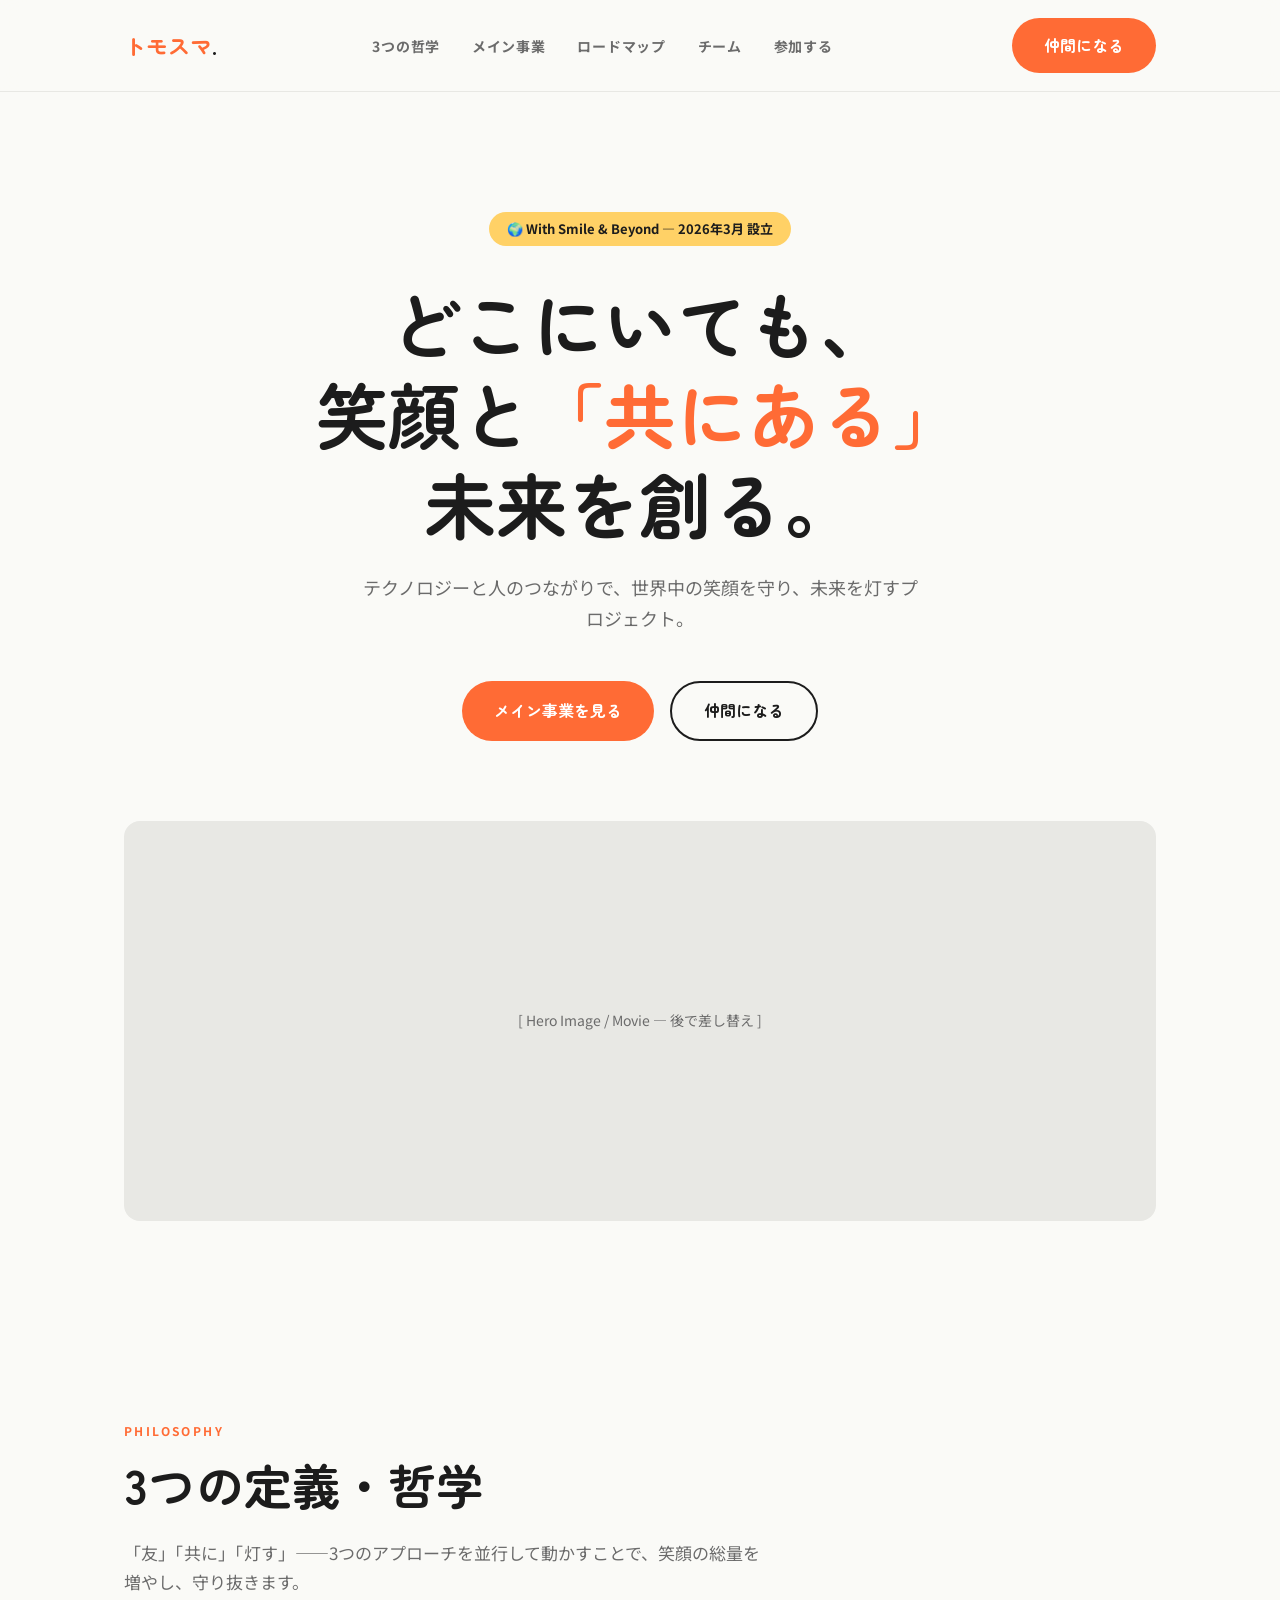
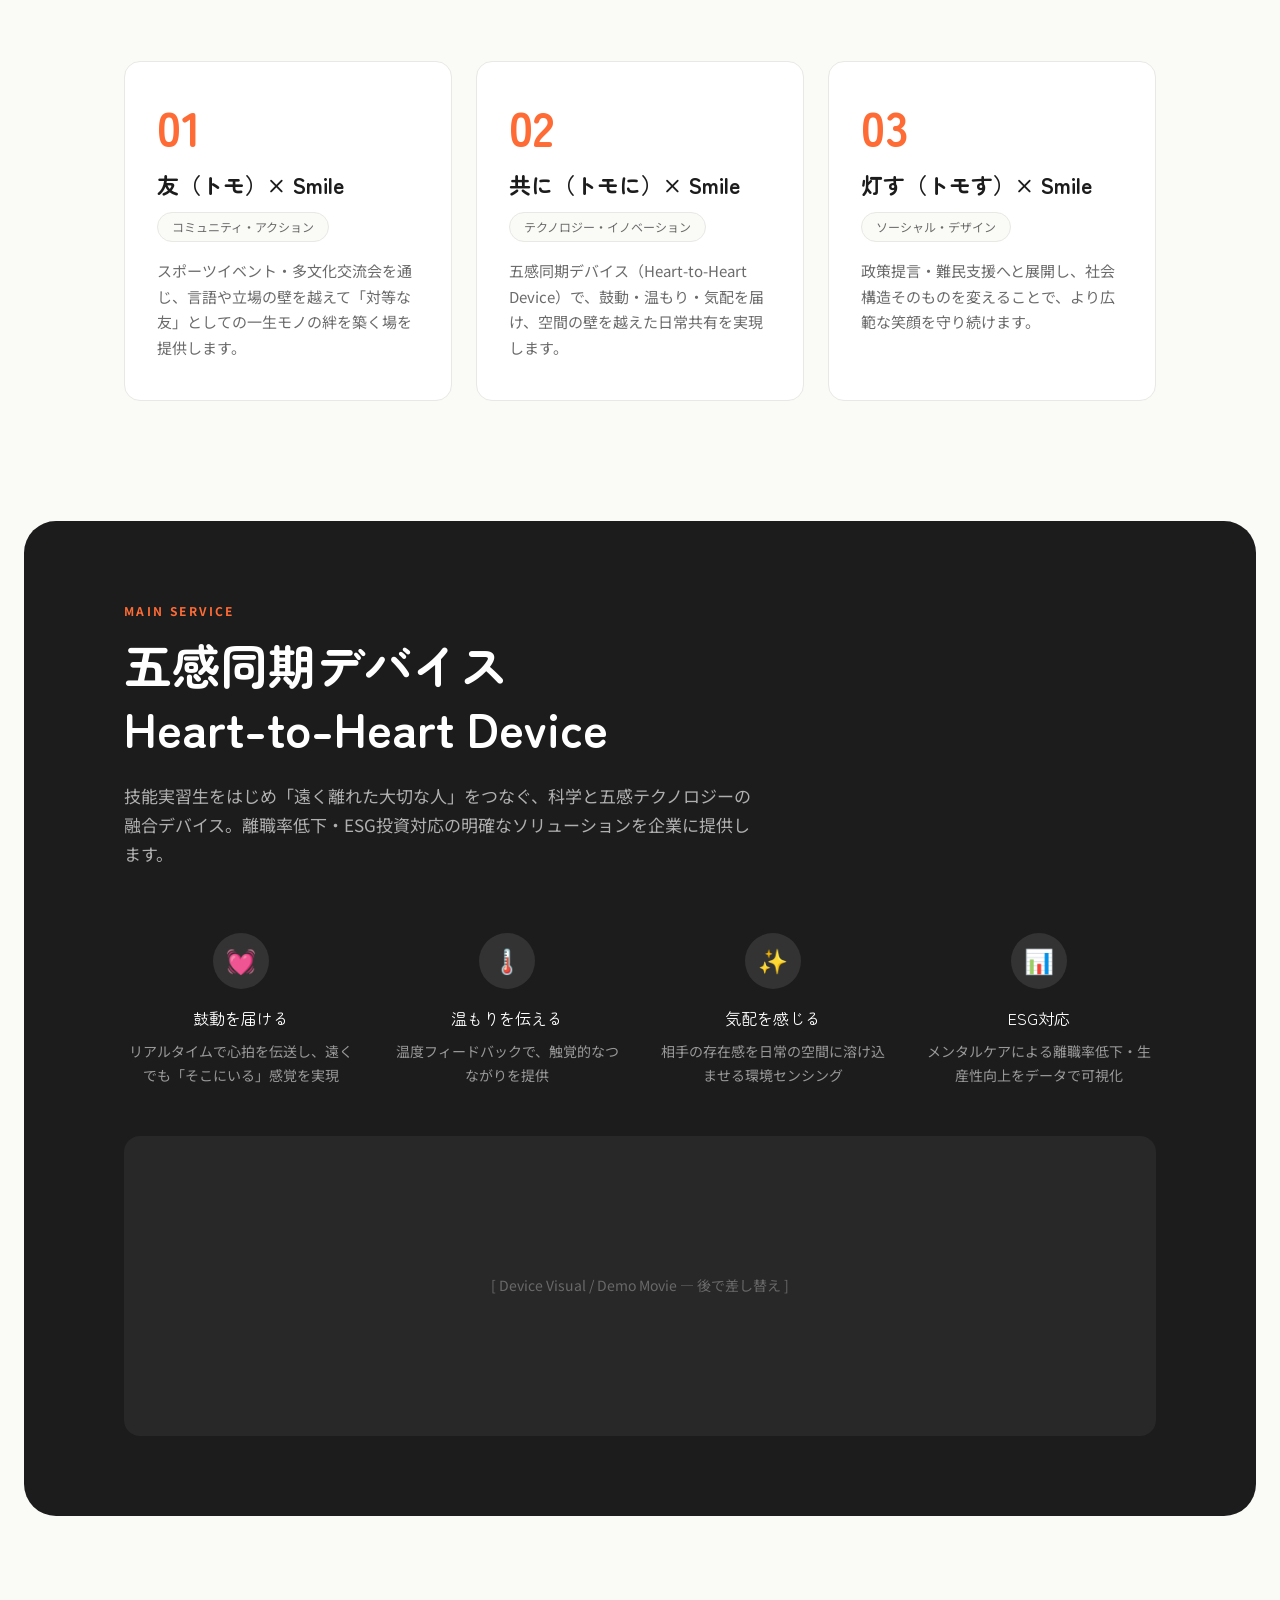
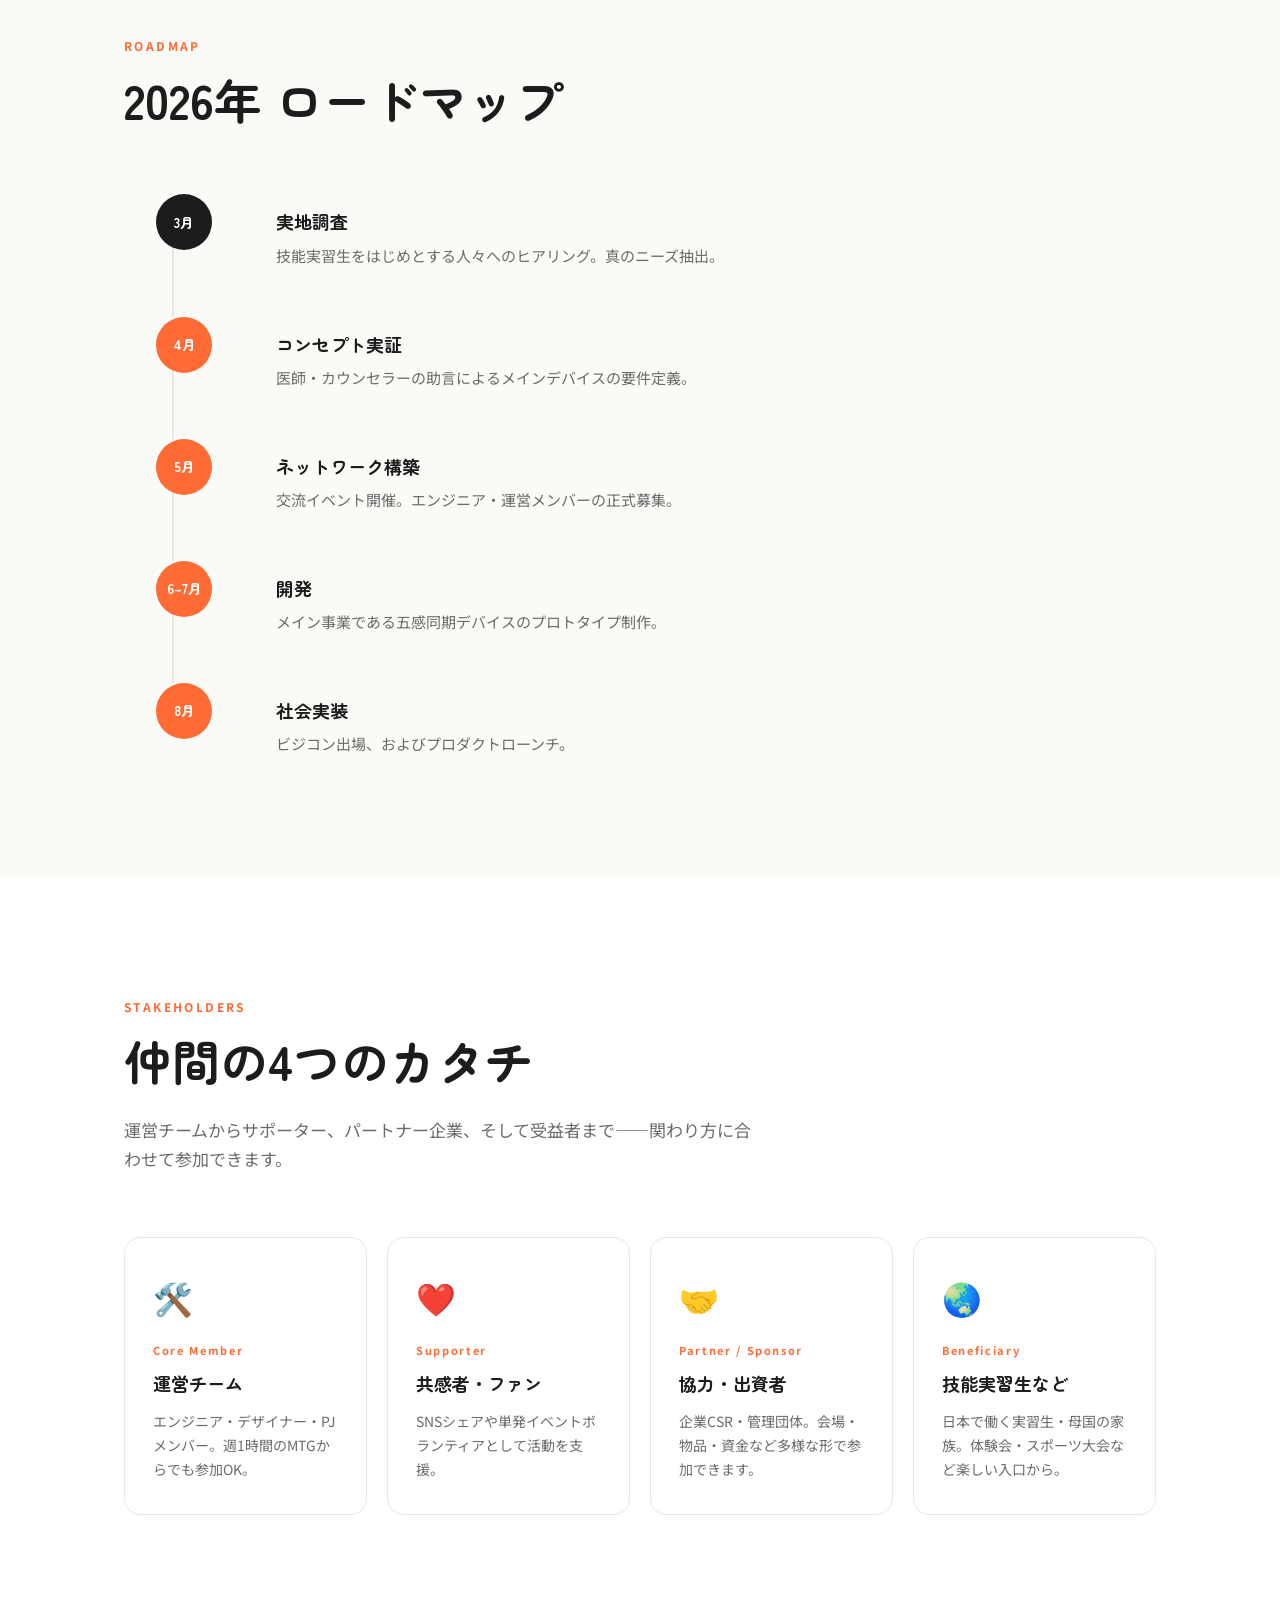
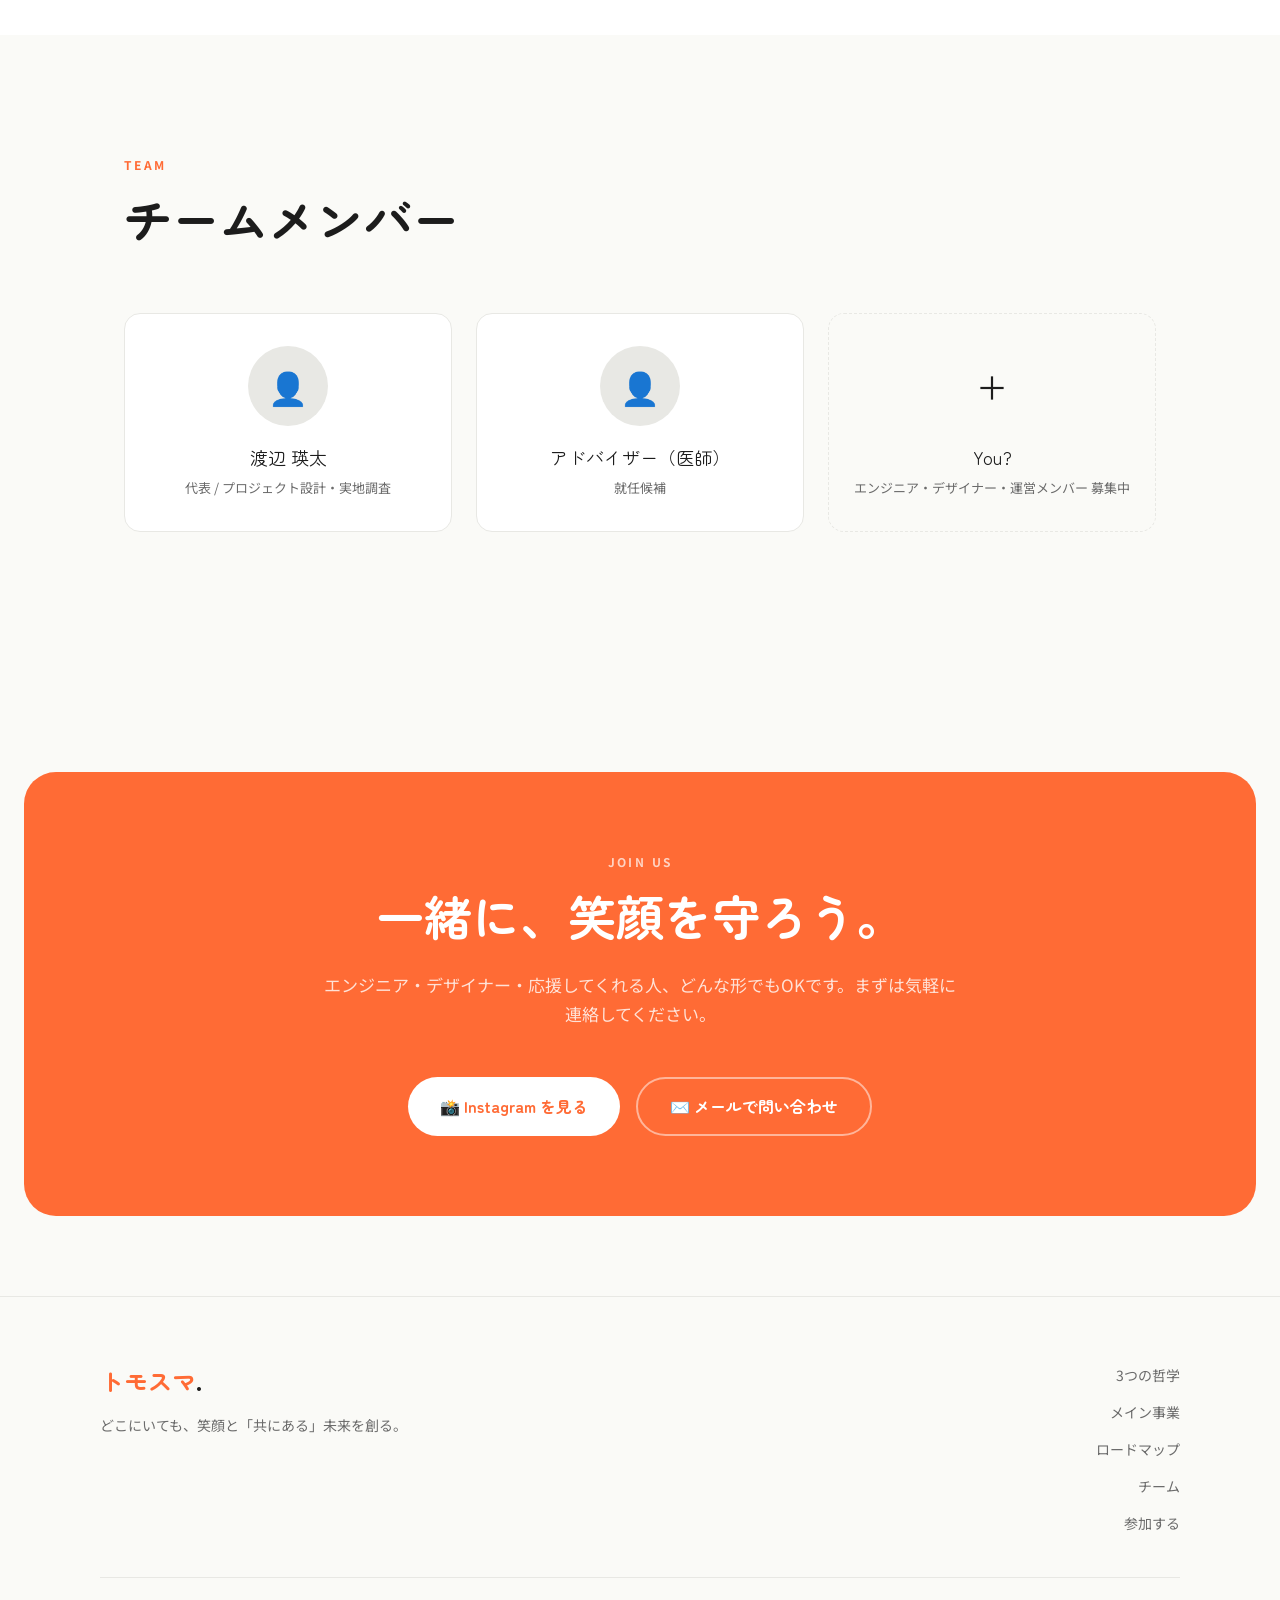
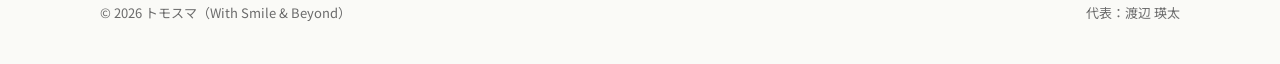
<file: tomosuma.html>
<!DOCTYPE html>
<html lang="ja">
<head>
  <meta charset="UTF-8" />
  <meta name="viewport" content="width=device-width, initial-scale=1.0" />
  <title>トモスマ｜With Smile & Beyond</title>

  <!-- ===== FONT ===== -->
  <link rel="preconnect" href="https://fonts.googleapis.com" />
  <link rel="preconnect" href="https://fonts.gstatic.com" crossorigin />
  <link href="https://fonts.googleapis.com/css2?family=Noto+Sans+JP:wght@400;700&family=Zen+Maru+Gothic:wght@400;700&display=swap" rel="stylesheet" />

  <style>
    /* ============================================================
       CSS VARIABLES — デザイン変更はここだけ触れば全体に反映
    ============================================================ */
    :root {
      --color-bg:        #FAFAF7;
      --color-text:      #1C1C1C;
      --color-muted:     #6B6B6B;
      --color-accent:    #FF6B35;   /* ← ブランドカラー（後で自由に変更） */
      --color-accent2:   #FFD166;
      --color-surface:   #FFFFFF;
      --color-border:    #E8E8E4;

      --font-heading:    'Zen Maru Gothic', sans-serif;
      --font-body:       'Noto Sans JP', sans-serif;

      --radius-sm:       8px;
      --radius-md:       16px;
      --radius-lg:       32px;

      --max-width:       1080px;
      --section-gap:     120px;
    }

    /* ============================================================
       RESET & BASE
    ============================================================ */
    *, *::before, *::after { box-sizing: border-box; margin: 0; padding: 0; }

    html { scroll-behavior: smooth; }

    body {
      font-family: var(--font-body);
      background: var(--color-bg);
      color: var(--color-text);
      line-height: 1.7;
      font-size: 16px;
    }

    img { max-width: 100%; display: block; }
    a   { color: inherit; text-decoration: none; }

    /* ============================================================
       UTILITY
    ============================================================ */
    .container {
      max-width: var(--max-width);
      margin: 0 auto;
      padding: 0 24px;
    }

    .section {
      padding: var(--section-gap) 0;
    }

    .section-label {
      font-size: 12px;
      letter-spacing: .2em;
      text-transform: uppercase;
      color: var(--color-accent);
      font-weight: 700;
      margin-bottom: 12px;
    }

    .section-title {
      font-family: var(--font-heading);
      font-size: clamp(28px, 5vw, 48px);
      line-height: 1.3;
      margin-bottom: 24px;
    }

    .section-body {
      color: var(--color-muted);
      max-width: 640px;
      font-size: 17px;
    }

    .btn {
      display: inline-flex;
      align-items: center;
      gap: 8px;
      padding: 14px 32px;
      border-radius: var(--radius-lg);
      font-weight: 700;
      font-family: var(--font-heading);
      cursor: pointer;
      transition: transform .2s, box-shadow .2s;
    }
    .btn:hover { transform: translateY(-2px); box-shadow: 0 8px 24px rgba(0,0,0,.12); }

    .btn-primary {
      background: var(--color-accent);
      color: #fff;
    }
    .btn-outline {
      border: 2px solid var(--color-text);
      color: var(--color-text);
    }

    /* ============================================================
       HEADER / NAV
    ============================================================ */
    header {
      position: sticky;
      top: 0;
      z-index: 100;
      background: rgba(250,250,247,.9);
      backdrop-filter: blur(12px);
      border-bottom: 1px solid var(--color-border);
    }

    nav {
      display: flex;
      align-items: center;
      justify-content: space-between;
      padding: 18px 24px;
      max-width: var(--max-width);
      margin: 0 auto;
    }

    .nav-logo {
      font-family: var(--font-heading);
      font-size: 22px;
      font-weight: 700;
      color: var(--color-accent);
    }
    .nav-logo span { color: var(--color-text); }

    .nav-links {
      display: flex;
      list-style: none;
      gap: 32px;
    }
    .nav-links a {
      font-size: 14px;
      font-weight: 700;
      letter-spacing: .05em;
      color: var(--color-muted);
      transition: color .2s;
    }
    .nav-links a:hover { color: var(--color-accent); }

    .nav-cta { margin-left: 24px; }

    /* ============================================================
       HERO
    ============================================================ */
    #hero {
      padding: 120px 0 80px;
      text-align: center;
    }

    .hero-badge {
      display: inline-block;
      background: var(--color-accent2);
      color: var(--color-text);
      font-size: 13px;
      font-weight: 700;
      padding: 6px 18px;
      border-radius: var(--radius-lg);
      margin-bottom: 32px;
    }

    .hero-title {
      font-family: var(--font-heading);
      font-size: clamp(36px, 7vw, 72px);
      line-height: 1.25;
      margin-bottom: 24px;
    }
    .hero-title .accent { color: var(--color-accent); }

    .hero-subtitle {
      font-size: 18px;
      color: var(--color-muted);
      max-width: 560px;
      margin: 0 auto 48px;
    }

    .hero-actions {
      display: flex;
      gap: 16px;
      justify-content: center;
      flex-wrap: wrap;
    }

    /* ヒーロービジュアルのプレースホルダー */
    .hero-visual {
      margin-top: 80px;
      width: 100%;
      height: 400px;
      background: var(--color-border);
      border-radius: var(--radius-md);
      display: flex;
      align-items: center;
      justify-content: center;
      color: var(--color-muted);
      font-size: 14px;
    }

    /* ============================================================
       PHILOSOPHY（3つの定義）
    ============================================================ */
    .philosophy-grid {
      display: grid;
      grid-template-columns: repeat(auto-fit, minmax(300px, 1fr));
      gap: 24px;
      margin-top: 64px;
    }

    .philosophy-card {
      background: var(--color-surface);
      border: 1px solid var(--color-border);
      border-radius: var(--radius-md);
      padding: 40px 32px;
      transition: transform .25s, box-shadow .25s;
    }
    .philosophy-card:hover {
      transform: translateY(-6px);
      box-shadow: 0 16px 48px rgba(0,0,0,.08);
    }

    .card-number {
      font-family: var(--font-heading);
      font-size: 48px;
      font-weight: 700;
      color: var(--color-accent);
      line-height: 1;
      margin-bottom: 16px;
    }

    .card-title {
      font-family: var(--font-heading);
      font-size: 22px;
      margin-bottom: 8px;
    }

    .card-tag {
      display: inline-block;
      font-size: 12px;
      background: var(--color-bg);
      border: 1px solid var(--color-border);
      border-radius: 99px;
      padding: 4px 14px;
      color: var(--color-muted);
      margin-bottom: 16px;
    }

    .card-body {
      color: var(--color-muted);
      font-size: 15px;
    }

    /* ============================================================
       MAIN SERVICE（デバイス紹介）
    ============================================================ */
    #service {
      background: var(--color-text);
      color: #fff;
      border-radius: var(--radius-lg);
      margin: 0 24px;
      padding: 80px 64px;
    }

    #service .section-label { color: var(--color-accent); }
    #service .section-title { color: #fff; }
    #service .section-body  { color: rgba(255,255,255,.65); }

    .service-features {
      display: grid;
      grid-template-columns: repeat(auto-fit, minmax(200px, 1fr));
      gap: 32px;
      margin-top: 64px;
    }

    .feature-item { text-align: center; }
    .feature-icon {
      width: 56px;
      height: 56px;
      border-radius: 50%;
      background: rgba(255,255,255,.1);
      display: flex;
      align-items: center;
      justify-content: center;
      font-size: 24px;
      margin: 0 auto 16px;
    }
    .feature-title {
      font-family: var(--font-heading);
      font-size: 16px;
      margin-bottom: 8px;
    }
    .feature-body { font-size: 14px; color: rgba(255,255,255,.55); }

    /* サービスビジュアルプレースホルダー */
    .service-visual {
      margin-top: 48px;
      width: 100%;
      height: 300px;
      background: rgba(255,255,255,.05);
      border-radius: var(--radius-md);
      display: flex;
      align-items: center;
      justify-content: center;
      color: rgba(255,255,255,.3);
      font-size: 14px;
    }

    /* ============================================================
       ROADMAP
    ============================================================ */
    .roadmap-list {
      margin-top: 64px;
      display: flex;
      flex-direction: column;
      gap: 0;
    }

    .roadmap-item {
      display: grid;
      grid-template-columns: 120px 1fr;
      gap: 32px;
      position: relative;
      padding-bottom: 48px;
    }
    .roadmap-item:last-child { padding-bottom: 0; }

    /* 縦線 */
    .roadmap-item:not(:last-child)::after {
      content: '';
      position: absolute;
      left: 48px;
      top: 48px;
      bottom: 0;
      width: 2px;
      background: var(--color-border);
    }

    .roadmap-month {
      text-align: center;
    }
    .month-badge {
      display: inline-flex;
      align-items: center;
      justify-content: center;
      width: 56px;
      height: 56px;
      border-radius: 50%;
      background: var(--color-accent);
      color: #fff;
      font-family: var(--font-heading);
      font-weight: 700;
      font-size: 14px;
      position: relative;
      z-index: 1;
    }
    .month-badge.done {
      background: var(--color-text);
    }

    .roadmap-content {
      padding-top: 12px;
    }
    .roadmap-title {
      font-family: var(--font-heading);
      font-size: 18px;
      margin-bottom: 6px;
    }
    .roadmap-desc {
      color: var(--color-muted);
      font-size: 15px;
    }

    /* ============================================================
       STAKEHOLDERS
    ============================================================ */
    .stakeholder-grid {
      display: grid;
      grid-template-columns: repeat(auto-fit, minmax(240px, 1fr));
      gap: 20px;
      margin-top: 64px;
    }

    .stakeholder-card {
      border: 1px solid var(--color-border);
      border-radius: var(--radius-md);
      padding: 32px 28px;
      background: var(--color-surface);
    }

    .stakeholder-emoji { font-size: 32px; margin-bottom: 16px; }
    .stakeholder-role {
      font-size: 11px;
      font-weight: 700;
      letter-spacing: .15em;
      color: var(--color-accent);
      margin-bottom: 8px;
    }
    .stakeholder-title {
      font-family: var(--font-heading);
      font-size: 18px;
      margin-bottom: 12px;
    }
    .stakeholder-desc { font-size: 14px; color: var(--color-muted); }

    /* ============================================================
       TEAM
    ============================================================ */
    .team-grid {
      display: grid;
      grid-template-columns: repeat(auto-fit, minmax(200px, 1fr));
      gap: 24px;
      margin-top: 64px;
    }

    .team-card {
      text-align: center;
      padding: 32px 16px;
      background: var(--color-surface);
      border: 1px solid var(--color-border);
      border-radius: var(--radius-md);
    }

    .team-avatar {
      width: 80px;
      height: 80px;
      border-radius: 50%;
      background: var(--color-border);
      margin: 0 auto 16px;
      display: flex;
      align-items: center;
      justify-content: center;
      font-size: 32px;
      /* 実際の写真はここに background-image を指定 */
    }

    .team-name {
      font-family: var(--font-heading);
      font-size: 18px;
      margin-bottom: 4px;
    }
    .team-role { font-size: 13px; color: var(--color-muted); }

    /* ============================================================
       CTA
    ============================================================ */
    #cta {
      background: var(--color-accent);
      color: #fff;
      text-align: center;
      border-radius: var(--radius-lg);
      margin: 0 24px;
      padding: 80px 48px;
    }
    #cta .section-label { color: rgba(255,255,255,.7); }
    #cta .section-title { color: #fff; margin: 0 auto 24px; }
    #cta .section-body  { color: rgba(255,255,255,.8); margin: 0 auto 48px; }
    #cta .btn-outline   { border-color: rgba(255,255,255,.5); color: #fff; }
    #cta .btn-outline:hover { border-color: #fff; }

    .cta-buttons {
      display: flex;
      gap: 16px;
      justify-content: center;
      flex-wrap: wrap;
    }
    .btn-white {
      background: #fff;
      color: var(--color-accent);
    }

    /* ============================================================
       FOOTER
    ============================================================ */
    footer {
      padding: 64px 24px 40px;
      border-top: 1px solid var(--color-border);
      margin-top: 80px;
    }

    .footer-inner {
      max-width: var(--max-width);
      margin: 0 auto;
      display: grid;
      grid-template-columns: 1fr auto;
      gap: 48px;
      align-items: start;
    }

    .footer-brand {
      font-family: var(--font-heading);
      font-size: 24px;
      font-weight: 700;
      color: var(--color-accent);
      margin-bottom: 12px;
    }
    .footer-brand span { color: var(--color-text); }
    .footer-tagline { color: var(--color-muted); font-size: 14px; }

    .footer-links {
      display: flex;
      flex-direction: column;
      gap: 10px;
      list-style: none;
      text-align: right;
    }
    .footer-links a { font-size: 14px; color: var(--color-muted); transition: color .2s; }
    .footer-links a:hover { color: var(--color-accent); }

    .footer-bottom {
      max-width: var(--max-width);
      margin: 40px auto 0;
      padding-top: 24px;
      border-top: 1px solid var(--color-border);
      font-size: 13px;
      color: var(--color-muted);
      display: flex;
      justify-content: space-between;
      flex-wrap: wrap;
      gap: 8px;
    }

    /* ============================================================
       RESPONSIVE
    ============================================================ */
    @media (max-width: 768px) {
      :root { --section-gap: 80px; }

      .nav-links { display: none; } /* モバイルメニューは後で実装 */
      .nav-cta   { display: none; }

      #service, #cta { margin: 0 12px; padding: 56px 28px; }

      .roadmap-item { grid-template-columns: 80px 1fr; gap: 16px; }
      .roadmap-item:not(:last-child)::after { left: 28px; }

      .footer-inner { grid-template-columns: 1fr; }
      .footer-links { text-align: left; }
    }
  </style>
</head>
<body>

  <!-- ============================================================
       HEADER
  ============================================================ -->
  <header>
    <nav>
      <a href="#hero" class="nav-logo">トモスマ<span>.</span></a>
      <ul class="nav-links">
        <li><a href="#philosophy">3つの哲学</a></li>
        <li><a href="#service">メイン事業</a></li>
        <li><a href="#roadmap">ロードマップ</a></li>
        <li><a href="#team">チーム</a></li>
        <li><a href="#join">参加する</a></li>
      </ul>
      <a href="#join" class="btn btn-primary nav-cta">仲間になる</a>
    </nav>
  </header>

  <main>

    <!-- ============================================================
         HERO
    ============================================================ -->
    <section id="hero">
      <div class="container">
        <p class="hero-badge">🌍 With Smile &amp; Beyond — 2026年3月 設立</p>
        <h1 class="hero-title">
          どこにいても、<br>
          笑顔と<span class="accent">「共にある」</span><br>
          未来を創る。
        </h1>
        <p class="hero-subtitle">
          テクノロジーと人のつながりで、世界中の笑顔を守り、未来を灯すプロジェクト。
        </p>
        <div class="hero-actions">
          <a href="#service" class="btn btn-primary">メイン事業を見る</a>
          <a href="#join"    class="btn btn-outline">仲間になる</a>
        </div>

        <!-- ↓ ここにメインビジュアル画像・動画を挿入 -->
        <div class="hero-visual">[ Hero Image / Movie — 後で差し替え ]</div>
      </div>
    </section>

    <!-- ============================================================
         PHILOSOPHY
    ============================================================ -->
    <section id="philosophy" class="section">
      <div class="container">
        <p class="section-label">Philosophy</p>
        <h2 class="section-title">3つの定義・哲学</h2>
        <p class="section-body">
          「友」「共に」「灯す」——3つのアプローチを並行して動かすことで、笑顔の総量を増やし、守り抜きます。
        </p>

        <div class="philosophy-grid">

          <!-- 01 -->
          <div class="philosophy-card">
            <div class="card-number">01</div>
            <h3 class="card-title">友（トモ）× Smile</h3>
            <span class="card-tag">コミュニティ・アクション</span>
            <p class="card-body">
              スポーツイベント・多文化交流会を通じ、言語や立場の壁を越えて「対等な友」としての一生モノの絆を築く場を提供します。
            </p>
          </div>

          <!-- 02 -->
          <div class="philosophy-card">
            <div class="card-number">02</div>
            <h3 class="card-title">共に（トモに）× Smile</h3>
            <span class="card-tag">テクノロジー・イノベーション</span>
            <p class="card-body">
              五感同期デバイス（Heart-to-Heart Device）で、鼓動・温もり・気配を届け、空間の壁を越えた日常共有を実現します。
            </p>
          </div>

          <!-- 03 -->
          <div class="philosophy-card">
            <div class="card-number">03</div>
            <h3 class="card-title">灯す（トモす）× Smile</h3>
            <span class="card-tag">ソーシャル・デザイン</span>
            <p class="card-body">
              政策提言・難民支援へと展開し、社会構造そのものを変えることで、より広範な笑顔を守り続けます。
            </p>
          </div>

        </div>
      </div>
    </section>

    <!-- ============================================================
         MAIN SERVICE
    ============================================================ -->
    <section id="service">
      <div class="container">
        <p class="section-label">Main Service</p>
        <h2 class="section-title">五感同期デバイス<br>Heart-to-Heart Device</h2>
        <p class="section-body">
          技能実習生をはじめ「遠く離れた大切な人」をつなぐ、科学と五感テクノロジーの融合デバイス。離職率低下・ESG投資対応の明確なソリューションを企業に提供します。
        </p>

        <div class="service-features">
          <div class="feature-item">
            <div class="feature-icon">💓</div>
            <p class="feature-title">鼓動を届ける</p>
            <p class="feature-body">リアルタイムで心拍を伝送し、遠くでも「そこにいる」感覚を実現</p>
          </div>
          <div class="feature-item">
            <div class="feature-icon">🌡️</div>
            <p class="feature-title">温もりを伝える</p>
            <p class="feature-body">温度フィードバックで、触覚的なつながりを提供</p>
          </div>
          <div class="feature-item">
            <div class="feature-icon">✨</div>
            <p class="feature-title">気配を感じる</p>
            <p class="feature-body">相手の存在感を日常の空間に溶け込ませる環境センシング</p>
          </div>
          <div class="feature-item">
            <div class="feature-icon">📊</div>
            <p class="feature-title">ESG対応</p>
            <p class="feature-body">メンタルケアによる離職率低下・生産性向上をデータで可視化</p>
          </div>
        </div>

        <!-- ↓ デバイスのビジュアル・デモ動画をここに -->
        <div class="service-visual">[ Device Visual / Demo Movie — 後で差し替え ]</div>
      </div>
    </section>

    <!-- ============================================================
         ROADMAP
    ============================================================ -->
    <section id="roadmap" class="section">
      <div class="container">
        <p class="section-label">Roadmap</p>
        <h2 class="section-title">2026年 ロードマップ</h2>

        <div class="roadmap-list">

          <div class="roadmap-item">
            <div class="roadmap-month">
              <div class="month-badge done">3月</div>
            </div>
            <div class="roadmap-content">
              <h3 class="roadmap-title">実地調査</h3>
              <p class="roadmap-desc">技能実習生をはじめとする人々へのヒアリング。真のニーズ抽出。</p>
            </div>
          </div>

          <div class="roadmap-item">
            <div class="roadmap-month">
              <div class="month-badge">4月</div>
            </div>
            <div class="roadmap-content">
              <h3 class="roadmap-title">コンセプト実証</h3>
              <p class="roadmap-desc">医師・カウンセラーの助言によるメインデバイスの要件定義。</p>
            </div>
          </div>

          <div class="roadmap-item">
            <div class="roadmap-month">
              <div class="month-badge">5月</div>
            </div>
            <div class="roadmap-content">
              <h3 class="roadmap-title">ネットワーク構築</h3>
              <p class="roadmap-desc">交流イベント開催。エンジニア・運営メンバーの正式募集。</p>
            </div>
          </div>

          <div class="roadmap-item">
            <div class="roadmap-month">
              <div class="month-badge">6–7月</div>
            </div>
            <div class="roadmap-content">
              <h3 class="roadmap-title">開発</h3>
              <p class="roadmap-desc">メイン事業である五感同期デバイスのプロトタイプ制作。</p>
            </div>
          </div>

          <div class="roadmap-item">
            <div class="roadmap-month">
              <div class="month-badge">8月</div>
            </div>
            <div class="roadmap-content">
              <h3 class="roadmap-title">社会実装</h3>
              <p class="roadmap-desc">ビジコン出場、およびプロダクトローンチ。</p>
            </div>
          </div>

        </div>
      </div>
    </section>

    <!-- ============================================================
         STAKEHOLDERS
    ============================================================ -->
    <section id="stakeholders" class="section" style="background: var(--color-surface); padding-top: var(--section-gap); padding-bottom: var(--section-gap);">
      <div class="container">
        <p class="section-label">Stakeholders</p>
        <h2 class="section-title">仲間の4つのカタチ</h2>
        <p class="section-body">
          運営チームからサポーター、パートナー企業、そして受益者まで——関わり方に合わせて参加できます。
        </p>

        <div class="stakeholder-grid">

          <div class="stakeholder-card">
            <div class="stakeholder-emoji">🛠️</div>
            <p class="stakeholder-role">Core Member</p>
            <h3 class="stakeholder-title">運営チーム</h3>
            <p class="stakeholder-desc">エンジニア・デザイナー・PJメンバー。週1時間のMTGからでも参加OK。</p>
          </div>

          <div class="stakeholder-card">
            <div class="stakeholder-emoji">❤️</div>
            <p class="stakeholder-role">Supporter</p>
            <h3 class="stakeholder-title">共感者・ファン</h3>
            <p class="stakeholder-desc">SNSシェアや単発イベントボランティアとして活動を支援。</p>
          </div>

          <div class="stakeholder-card">
            <div class="stakeholder-emoji">🤝</div>
            <p class="stakeholder-role">Partner / Sponsor</p>
            <h3 class="stakeholder-title">協力・出資者</h3>
            <p class="stakeholder-desc">企業CSR・管理団体。会場・物品・資金など多様な形で参加できます。</p>
          </div>

          <div class="stakeholder-card">
            <div class="stakeholder-emoji">🌏</div>
            <p class="stakeholder-role">Beneficiary</p>
            <h3 class="stakeholder-title">技能実習生など</h3>
            <p class="stakeholder-desc">日本で働く実習生・母国の家族。体験会・スポーツ大会など楽しい入口から。</p>
          </div>

        </div>
      </div>
    </section>

    <!-- ============================================================
         TEAM
    ============================================================ -->
    <section id="team" class="section">
      <div class="container">
        <p class="section-label">Team</p>
        <h2 class="section-title">チームメンバー</h2>

        <div class="team-grid">

          <div class="team-card">
            <!-- ↓ 写真は background-image で差し替え -->
            <div class="team-avatar">👤</div>
            <p class="team-name">渡辺 瑛太</p>
            <p class="team-role">代表 / プロジェクト設計・実地調査</p>
          </div>

          <div class="team-card">
            <div class="team-avatar">👤</div>
            <p class="team-name">アドバイザー（医師）</p>
            <p class="team-role">就任候補</p>
          </div>

          <!-- ↓ メンバーが増えたらここに追加 -->
          <div class="team-card" style="border-style: dashed; background: transparent;">
            <div class="team-avatar" style="background: transparent;">＋</div>
            <p class="team-name">You?</p>
            <p class="team-role">エンジニア・デザイナー・運営メンバー 募集中</p>
          </div>

        </div>
      </div>
    </section>

    <!-- ============================================================
         CTA / JOIN
    ============================================================ -->
    <section id="join" class="section" style="padding-bottom: 0;">
      <div id="cta">
        <p class="section-label">Join Us</p>
        <h2 class="section-title">一緒に、笑顔を守ろう。</h2>
        <p class="section-body">
          エンジニア・デザイナー・応援してくれる人、どんな形でもOKです。まずは気軽に連絡してください。
        </p>
        <div class="cta-buttons">
          <a href="https://instagram.com/" target="_blank" rel="noopener" class="btn btn-white">📸 Instagram を見る</a>
          <a href="mailto:info@tomosuma.jp" class="btn btn-outline">✉️ メールで問い合わせ</a>
        </div>
      </div>
    </section>

  </main>

  <!-- ============================================================
       FOOTER
  ============================================================ -->
  <footer>
    <div class="footer-inner">
      <div>
        <p class="footer-brand">トモスマ<span>.</span></p>
        <p class="footer-tagline">どこにいても、笑顔と「共にある」未来を創る。</p>
      </div>
      <ul class="footer-links">
        <li><a href="#philosophy">3つの哲学</a></li>
        <li><a href="#service">メイン事業</a></li>
        <li><a href="#roadmap">ロードマップ</a></li>
        <li><a href="#team">チーム</a></li>
        <li><a href="#join">参加する</a></li>
      </ul>
    </div>
    <div class="footer-bottom">
      <span>&copy; 2026 トモスマ（With Smile &amp; Beyond）</span>
      <span>代表：渡辺 瑛太</span>
    </div>
  </footer>

</body>
</html>
</file>
<file: style.css>
/* ============================================================
   style.css — トモスマ 共通スタイル
   デザイン変更は :root の変数だけ触ればOK
============================================================ */

/* ---- TOKENS ---- */
:root {
  --color-bg:      #FAFAF7;
  --color-text:    #1C1C1C;
  --color-muted:   #6B6B6B;
  --color-accent:  #fbae17;
  --color-accent2: #FFD166;
  --color-surface: #FFFFFF;
  --color-border:  #E8E8E4;

  --font-heading:  'Zen Maru Gothic', sans-serif;
  --font-body:     'Noto Sans JP', sans-serif;

  --radius-sm:  8px;
  --radius-md:  16px;
  --radius-lg:  32px;

  --max-width:    1080px;
  --section-gap:  120px;
}

/* ---- RESET ---- */
*, *::before, *::after { box-sizing: border-box; margin: 0; padding: 0; }
html  { scroll-behavior: smooth; }
body  {
  font-family: var(--font-body);
  background: var(--color-bg);
  color: var(--color-text);
  line-height: 1.7;
  font-size: 16px;
}
img { max-width: 100%; display: block; }
a   { color: inherit; text-decoration: none; }

/* ---- UTILITY ---- */
.container {
  max-width: var(--max-width);
  margin: 0 auto;
  padding: 0 24px;
}
.section { padding: var(--section-gap) 0; }

.section-label {
  font-size: 12px;
  letter-spacing: .2em;
  text-transform: uppercase;
  color: var(--color-accent);
  font-weight: 700;
  margin-bottom: 12px;
}
.section-title {
  font-family: var(--font-heading);
  font-size: clamp(28px, 5vw, 48px);
  line-height: 1.3;
  margin-bottom: 24px;
}
.section-body {
  color: var(--color-muted);
  max-width: 640px;
  font-size: 17px;
}

/* ---- BUTTONS ---- */
.btn {
  display: inline-flex;
  align-items: center;
  gap: 8px;
  padding: 14px 32px;
  border-radius: var(--radius-lg);
  font-weight: 700;
  font-family: var(--font-heading);
  cursor: pointer;
  border: none;
  transition: transform .2s, box-shadow .2s;
}
.btn:hover { transform: translateY(-2px); box-shadow: 0 8px 24px rgba(0,0,0,.12); }
.btn-primary { background: var(--color-accent); color: #fff; }
.btn-outline  { border: 2px solid var(--color-text); color: var(--color-text); background: transparent; }
.btn-white    { background: #fff; color: var(--color-accent); }

/* ---- HEADER ---- */
header {
  position: sticky;
  top: 0;
  z-index: 100;
  background: rgba(250,250,247,.92);
  backdrop-filter: blur(12px);
  border-bottom: 1px solid var(--color-border);
}
nav {
  display: flex;
  align-items: center;
  justify-content: space-between;
  padding: 18px 24px;
  max-width: var(--max-width);
  margin: 0 auto;
}
.nav-logo {
  font-family: var(--font-heading);
  font-size: 22px;
  font-weight: 700;
  color: var(--color-accent);
}
.nav-logo span { color: var(--color-text); }
.nav-links {
  align-items: center;
  display: flex;
  list-style: none;
  gap: 32px;
}
.nav-links a {
  font-size: 14px;
  font-weight: 700;
  letter-spacing: .05em;
  color: var(--color-muted);
  transition: color .2s;
}
.nav-links a:hover,
.nav-links a.active { color: var(--color-accent); }
.nav-cta { margin-left: 24px; }

/* ---- ドロップダウン ---- */
.nav-dropdown { position: relative; }
.nav-dropdown-trigger { display: inline-flex; align-items: center; gap: 4px; cursor: pointer; line-height: inherit; }
.nav-dropdown-menu {
  display: none; position: absolute; top: 100%; left: 50%;
  transform: translateX(-50%); background: #fff;
  border: 1px solid var(--color-border); border-radius: 12px;
  padding: 10px 0 6px; min-width: 130px; list-style: none;
  box-shadow: 0 8px 24px rgba(0,0,0,.08); z-index: 999;
}
.nav-dropdown:hover .nav-dropdown-menu { display: block; }
.nav-dropdown-menu::before {
  content: ''; position: absolute; top: -12px; left: 0; right: 0; height: 12px;
}
.nav-dropdown-menu li a { display: block; padding: 9px 18px; font-size: 13px; font-weight: 700; color: var(--color-muted); white-space: nowrap; transition: color .2s, background .2s; }
.nav-dropdown-menu li a:hover { color: var(--color-accent); background: #fafaf7; }

/* ---- PAGE HERO (inner pages) ---- */
.page-hero {
  padding: 80px 0 64px;
  border-bottom: 1px solid var(--color-border);
}
.page-hero .section-label { margin-bottom: 16px; }
.page-hero .section-title  { margin-bottom: 12px; }
.page-hero .section-body   { margin-bottom: 0; }

/* ---- TAG / BADGE ---- */
.tag {
  display: inline-block;
  font-size: 12px;
  font-weight: 700;
  padding: 4px 14px;
  border-radius: 99px;
  border: 1px solid var(--color-border);
  background: var(--color-bg);
  color: var(--color-muted);
}
.tag-accent { background: var(--color-accent); color: #fff; border-color: var(--color-accent); }
.tag-yellow { background: var(--color-accent2); color: var(--color-text); border-color: var(--color-accent2); }

/* ---- FOOTER ---- */
footer {
  padding: 64px 24px 40px;
  border-top: 1px solid var(--color-border);
  margin-top: 80px;
}
.footer-inner {
  max-width: var(--max-width);
  margin: 0 auto;
  display: grid;
  grid-template-columns: 1fr auto;
  gap: 48px;
  align-items: start;
}
.footer-brand {
  font-family: var(--font-heading);
  font-size: 24px;
  font-weight: 700;
  color: var(--color-accent);
  margin-bottom: 8px;
}
.footer-brand span { color: var(--color-text); }
.footer-tagline { color: var(--color-muted); font-size: 14px; }
.footer-links {
  display: flex;
  flex-direction: column;
  gap: 10px;
  list-style: none;
  text-align: right;
}
.footer-links a { font-size: 14px; color: var(--color-muted); transition: color .2s; }
.footer-links a:hover { color: var(--color-accent); }
.footer-links .footer-sponsor a {
  background: var(--color-accent); color: #fff;
  padding: 5px 16px; border-radius: 99px; font-weight: 700;
}
.footer-links .footer-sponsor a:hover { color: #fff; opacity: .85; }
.footer-bottom {
  max-width: var(--max-width);
  margin: 40px auto 0;
  padding-top: 24px;
  border-top: 1px solid var(--color-border);
  font-size: 13px;
  color: var(--color-muted);
  display: flex;
  justify-content: space-between;
  flex-wrap: wrap;
  gap: 8px;
}

/* ---- LANG TOGGLE ---- */
.lang-toggle {
  display: inline-flex;
  align-items: center;
  gap: 2px;
  background: var(--color-border);
  border-radius: 99px;
  padding: 3px 6px;
  margin-left: 12px;
}
.lang-btn {
  border: none;
  background: transparent;
  font-size: 11px;
  font-weight: 700;
  letter-spacing: .06em;
  color: var(--color-muted);
  cursor: pointer;
  padding: 4px 10px;
  border-radius: 99px;
  transition: all .2s;
  line-height: 1;
  font-family: var(--font-body);
}
.lang-btn.active {
  background: var(--color-surface);
  color: var(--color-accent);
  box-shadow: 0 1px 4px rgba(0,0,0,.10);
}
.lang-btn:hover:not(.active) { color: var(--color-text); }
.lang-sep {
  color: var(--color-border);
  font-size: 11px;
  user-select: none;
  pointer-events: none;
}

/* ---- LUCIDE ICONS ---- */
i[data-lucide] { display: inline-block; vertical-align: -0.125em; }

/* ---- HAMBURGER ---- */
.hamburger {
  display: none;
  flex-direction: column;
  justify-content: center;
  gap: 5px;
  width: 40px;
  height: 40px;
  padding: 6px;
  cursor: pointer;
  background: none;
  border: none;
  border-radius: 8px;
  transition: background .2s;
  flex-shrink: 0;
}
.hamburger:hover { background: var(--color-border); }
.hamburger span {
  display: block;
  width: 100%;
  height: 2px;
  background: var(--color-text);
  border-radius: 2px;
  transition: transform .3s, opacity .3s;
  transform-origin: center;
}
.hamburger.open span:nth-child(1) { transform: translateY(7px) rotate(45deg); }
.hamburger.open span:nth-child(2) { opacity: 0; transform: scaleX(0); }
.hamburger.open span:nth-child(3) { transform: translateY(-7px) rotate(-45deg); }

/* ---- MOBILE MENU ---- */
.mobile-menu {
  display: none;
  position: fixed;
  inset: 0;
  z-index: 199;
}
.mobile-menu.open { display: block; }
.mobile-menu-overlay {
  position: absolute;
  inset: 0;
  background: rgba(0,0,0,.4);
  backdrop-filter: blur(2px);
}
.mobile-menu-panel {
  position: absolute;
  top: 0; right: 0;
  width: min(280px, 80vw);
  height: 100%;
  background: var(--color-surface);
  padding: 80px 0 40px;
  display: flex;
  flex-direction: column;
  transform: translateX(100%);
  transition: transform .3s cubic-bezier(.4,0,.2,1);
  overflow-y: auto;
}
.mobile-menu.open .mobile-menu-panel { transform: translateX(0); }
.mobile-menu-links {
  list-style: none;
  display: flex;
  flex-direction: column;
  padding: 0 8px;
}
.mobile-menu-links a {
  display: block;
  padding: 14px 20px;
  font-size: 16px;
  font-weight: 700;
  font-family: var(--font-heading);
  color: var(--color-text);
  border-radius: 10px;
  transition: background .15s, color .15s;
}
.mobile-menu-links a:hover,
.mobile-menu-links a.active { color: var(--color-accent); }
.mobile-menu-links a:hover { background: var(--color-bg); }
.mobile-menu-divider { border: none; border-top: 1px solid var(--color-border); margin: 12px 20px; }
.mobile-menu-cta { padding: 0 20px; margin-top: 8px; }
.mobile-menu-cta .btn { width: 100%; justify-content: center; font-size: 15px; }

/* ---- RESPONSIVE ---- */
@media (max-width: 1200px) {
  .nav-links, .nav-cta, .nav-back { display: none; }
  .hamburger { display: flex; }
}
@media (max-width: 768px) {
  :root { --section-gap: 80px; }
  .footer-inner { grid-template-columns: 1fr; }
  .footer-links { text-align: left; }
}
</file>
